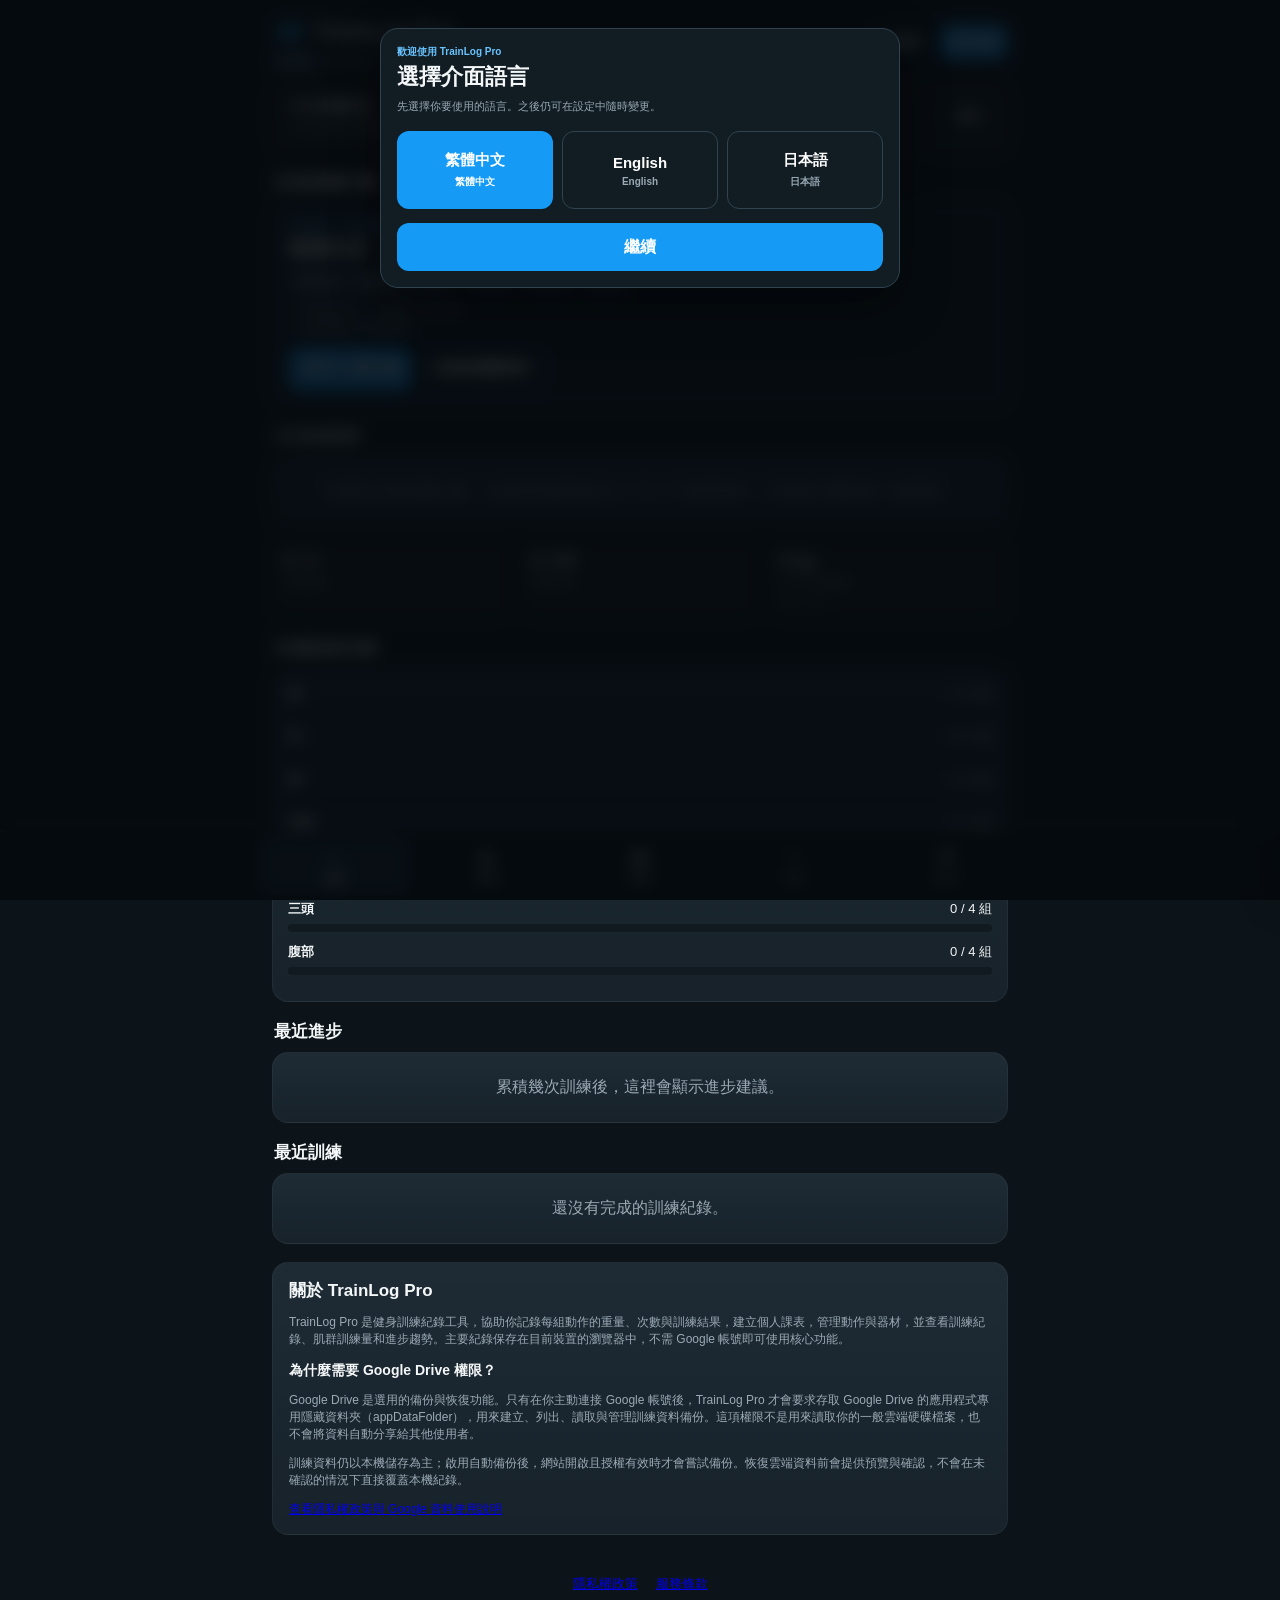
<file: index.html>
<!doctype html>
<html lang="zh-Hant">
<head>
<!-- TrainLog Pro source project -->
<meta charset="utf-8">
<meta name="viewport" content="width=device-width,initial-scale=1,viewport-fit=cover">
<meta name="theme-color" content="#10171d">
<title>TrainLog Pro v2.12.8</title>
<meta name="google-site-verification" content="P4_mUFnxHuNAN6GkFN4TZvJtdung9Cl3cv-AGPv9aw4" />
<link rel="icon" href="assets/trainlog-pro-logo.svg" type="image/svg+xml">
<meta property="og:image" content="https://boyuanliao.github.io/trainlog-pro/assets/trainlog-pro-logo.svg">
<link rel="stylesheet" href="css/app.css?v=2.12.8">
<link rel="stylesheet" href="css/exercise-progress-browser.css?v=2.12.8">
<link rel="stylesheet" href="css/motion-gifs.css?v=2.12.8">
<!-- Google tag (gtag.js) -->
<script async src="https://www.googletagmanager.com/gtag/js?id=G-5JY343RVLX"></script>
<script>
  window.dataLayer = window.dataLayer || [];
  function gtag(){dataLayer.push(arguments);}
  gtag('js', new Date());

  gtag('config', 'G-5JY343RVLX');
</script>
</head>
<body>
<div class="app">
  <div class="top">
    <div class="top-identity"><div class="brand"><img class="brand-logo" src="assets/trainlog-pro-logo.svg" alt="TrainLog Pro 標誌" width="36" height="36"><span class="brand-name">TrainLog Pro</span></div><div class="top-meta"><span class="source-pill">v2.12.8</span><div class="subtitle" id="todayText"></div></div></div>
    <div class="actions"><button class="btn small ghost" id="quickManual" data-testid="quick-manual" data-i18n="actions.manualEntry">手動補登</button><button class="btn small primary" id="quickStart" data-testid="quick-start" data-i18n="training.start">開始訓練</button></div>
  </div>
  <div id="driveReconnectHome" class="card" style="display:none;padding:12px;margin-bottom:12px">
    <span class="small" data-i18n="cloudBackup.returning">你曾使用 Google Drive 備份。重新連接即可檢查雲端資料；不會自動覆蓋本機資料。</span>
    <button type="button" class="btn small ghost" id="driveReconnectHomeButton" data-i18n="cloudBackup.reconnect" style="margin-left:8px">重新連接 Google Drive</button>
  </div>
  <div id="driveExpiredNotice" class="card" style="display:none;padding:12px;margin-bottom:12px" role="region" aria-label="Google Drive 授權提醒" data-i18n-aria="cloudBackup.expiredTitle">
    <div style="font-weight:800" data-i18n="cloudBackup.expiredTitle">Google Drive 授權已過期</div>
    <p class="small" data-i18n="cloudBackup.expiredMessage">訓練資料仍保存在本機，但自動雲端備份已暫停。重新授權後會先檢查雲端備份，避免覆蓋其他裝置的資料。</p>
    <button type="button" class="btn small primary" id="driveExpiredReauthorize" data-i18n="cloudBackup.expiredAction">重新授權 Google Drive</button>
  </div>
  <div id="driveCompareHome" class="card" style="display:none;padding:12px">
    <div id="driveCompareHomeSummary" class="small" style="white-space:pre-line" aria-live="polite"></div>
    <div class="backup-actions" style="margin-top:10px">
      <button type="button" class="btn primary" id="driveReviewHome" data-i18n="cloudBackup.review">預覽恢復／合併選項</button>
      <button type="button" class="btn ghost" id="driveDismissHome" data-i18n="cloudBackup.keep">保留本機資料</button>
    </div>
  </div>
  <div id="resumeBanner"></div>
  <div id="dataRecoveryBanner"></div>

  <section class="page active" id="homePage">
    <div id="homeSuggestion"></div>
    <div class="grid3" id="homeKpis"></div>
    <div class="section" data-i18n="home.weeklyMuscles">本週肌群目標</div><div class="card" id="weeklyMuscles"></div>
    <div class="section" data-i18n="home.recentProgress">最近進步</div><div id="recentProgress"></div>
    <div class="section" data-i18n="home.recentWorkouts">最近訓練</div><div id="recentWorkouts"></div>
    <section id="publicAppOverview" class="card" style="margin-top:18px;padding:16px" aria-labelledby="publicAppOverviewTitle">
      <h2 id="publicAppOverviewTitle" style="font-size:17px;margin:0 0 8px" data-i18n="publicHomepage.title">關於 TrainLog Pro</h2>
      <p class="small" data-i18n="publicHomepage.features">TrainLog Pro 是健身訓練紀錄工具，協助你記錄每組動作的重量、次數與訓練結果，建立個人課表，管理動作與器材，並查看訓練紀錄、肌群訓練量和進步趨勢。主要紀錄保存在目前裝置的瀏覽器中，不需 Google 帳號即可使用核心功能。</p>
      <h3 style="font-size:14px;margin:14px 0 6px" data-i18n="publicHomepage.driveTitle">為什麼需要 Google Drive 權限？</h3>
      <p class="small" data-i18n="publicHomepage.drivePurpose">Google Drive 是選用的備份與恢復功能。只有在你主動連接 Google 帳號後，TrainLog Pro 才會要求存取 Google Drive 的應用程式專用隱藏資料夾（appDataFolder），用來建立、列出、讀取與管理訓練資料備份。這項權限不是用來讀取你的一般雲端硬碟檔案，也不會將資料自動分享給其他使用者。</p>
      <p class="small" data-i18n="publicHomepage.driveControl">訓練資料仍以本機儲存為主；啟用自動備份後，網站開啟且授權有效時才會嘗試備份。恢復雲端資料前會提供預覽與確認，不會在未確認的情況下直接覆蓋本機紀錄。</p>
      <p class="small" style="margin-bottom:0"><a href="privacy.html" data-i18n="publicHomepage.privacyLink">查看隱私權政策與 Google 資料使用說明</a></p>
    </section>
  </section>

  <section class="page" id="trainPage">
    <div id="trainLanding"></div>
    <div id="activeWorkout"></div>
  </section>

  <section class="page" id="recordsPage">
    <div class="section" data-i18n="records.title">訓練紀錄</div>
    <span id="manualFromRecords" hidden aria-hidden="true"></span>
    <div class="card">
      <div class="grid2">
        <div class="field"><label data-i18n="records.month">月份</label><input type="month" id="recordMonth"></div>
        <div class="field"><label data-i18n="records.muscle">肌群</label><select id="recordMuscle"></select></div>
      </div>
      <div class="actions"><button class="btn small ghost" id="prevMonth" data-i18n="records.prevMonth">← 上月</button><button class="btn small ghost" id="thisMonth" data-i18n="records.thisMonth">本月</button><button class="btn small ghost" id="nextMonth" data-i18n="records.nextMonth">下月 →</button></div>
    </div>
    <div class="card">
      <div class="calendar-legend" aria-label="月曆圖例" data-i18n-aria="staticHtml.rd8ba3eac">
        <span><i class="trained"></i><span data-i18n="records.trained">有訓練</span></span>
        <span><i></i><span data-i18n="records.untrained">無訓練</span></span>
        <span><i class="today-mark"></i><span data-i18n="records.today">今天</span></span>
      </div>
      <div class="calendar" id="calendar"></div>
    </div>
    <div id="recordList"></div>
    <div class="section"><span data-i18n="records.trash">回收筒</span> <span class="small" data-i18n="records.trashHint">30 天後可手動清除</span></div>
    <div id="trashList"></div>
  </section>

  <section class="page" id="analysisPage">
    <div class="section" data-i18n="analysis.title">分析</div>
    <div class="analysis-range" id="analysisRange">
      <button type="button" data-analysis-range="7" data-i18n="analysis.days7">7 天</button>
      <button type="button" data-analysis-range="30" class="on" data-i18n="analysis.days30">30 天</button>
      <button type="button" data-analysis-range="90" data-i18n="analysis.days90">90 天</button>
      <button type="button" data-analysis-range="all" data-i18n="analysis.all">全部</button>
    </div>
    <div class="analysis-period" id="analysisPeriod"></div>
    <div id="analysisConfidence"></div>

    <div class="analysis-tabs" id="analysisTabs" aria-label="分析分類" data-i18n-aria="staticHtml.rdf952f4b">
      <button type="button" data-analysis-tab="overview" data-testid="analysis-tab-overview" class="on" data-i18n="analysis.tabs.overview">總覽</button>
      <button type="button" data-analysis-tab="muscle" data-testid="analysis-tab-muscle" data-i18n="analysis.tabs.muscle">肌群與模式</button>
      <button type="button" data-analysis-tab="exercise" data-testid="analysis-tab-exercise" data-i18n="analysis.tabs.exercise">動作進步</button>
      <button type="button" data-analysis-tab="load" data-testid="analysis-tab-load" data-i18n="analysis.tabs.load">負荷與習慣</button>
    </div>

    <div class="analysis-panel" data-analysis-panel="overview">
      <div class="section"><span data-i18n="analysis.highlights">本期重點</span> <button class="info-btn" type="button" data-info="analysis_highlights" aria-label="本期重點說明" data-i18n-aria="staticHtml.r3a92c41b">i</button></div>
      <div class="card"><div class="analysis-highlights" id="analysisHighlights"></div></div>

      <div class="section"><span data-i18n="analysis.summary">訓練摘要</span> <button class="info-btn" type="button" data-info="period_comparison" aria-label="前一期比較說明" data-i18n-aria="staticHtml.r0101e280">i</button></div>
      <div class="analysis-kpis" id="analysisKpis"></div>

      <div class="section" data-i18n="analysis.next">下一步建議</div>
      <div id="analysisProgressOpportunities"></div>

      <div class="section" data-i18n="analysis.prTimeline">PR 與里程碑</div>
      <div class="card" id="analysisPrTimeline"></div>
    </div>

    <div class="analysis-panel hidden" data-analysis-panel="muscle">
      <div class="section" data-i18n="analysis.muscleTarget">肌群目標 vs 實際</div>
      <div class="card" id="analysisMuscleTargets"></div>

      <div class="section"><span data-i18n="analysis.muscleStimulus">肌群刺激</span> <button class="info-btn" type="button" data-info="stimulus_sets" aria-label="估算肌群刺激組數說明" data-i18n-aria="staticHtml.ref492546">i</button></div>
      <div class="card" id="muscleAnalysis"></div>

      <div class="section"><span data-i18n="analysis.movement">動作模式</span> <button class="info-btn" type="button" data-info="movement_balance" aria-label="動作模式分析說明" data-i18n-aria="staticHtml.rbe4d916e">i</button></div>
      <div class="card" id="pplAnalysis"></div>

      <div class="section" data-i18n="analysis.movementGap">動作模式缺口</div>
      <div class="card" id="analysisMovementGaps"></div>
    </div>

    <div class="analysis-panel hidden" data-analysis-panel="exercise">
      <div class="section"><span data-i18n="analysis.exerciseProgress">動作進步與個人最佳（PR）</span> <button class="info-btn" type="button" data-info="pr" aria-label="PR 說明" data-i18n-aria="staticHtml.re27c5f49">i</button></div>
      <div class="card exercise-progress-browser">
        <div class="field">
          <label for="analysisExerciseSearch" data-i18n="staticHtml.rde5158d5">搜尋做過的動作</label>
          <input id="analysisExerciseSearch" type="search" placeholder="搜尋動作、器械或肌群..." data-i18n-placeholder="analysis.exerciseSearchPlaceholder" autocomplete="off">
          <div class="hint" data-i18n="staticHtml.rdeeab63f">不用下拉選單；可以從最近做過、肌群或值得關注的動作直接進入分析。</div>
        </div>
        <select id="analysisExercise" hidden aria-hidden="true" tabindex="-1"></select>
        <div class="exercise-browser-block">
          <div class="exercise-browser-title"><span data-i18n="staticHtml.r3dc27e5a">最近做過</span><span data-i18n="staticHtml.r81fb9e19">快速切換</span></div>
          <div id="analysisExerciseRecent" class="exercise-recent-grid"></div>
        </div>
        <div class="exercise-browser-block">
          <div class="exercise-browser-title"><span data-i18n="staticHtml.r850a4838">依肌群</span><span data-i18n="staticHtml.r79087d3d">篩選全部動作</span></div>
          <div id="analysisExerciseMuscles" class="exercise-muscle-filters"></div>
        </div>
        <div class="exercise-browser-block">
          <div class="exercise-browser-title"><span data-i18n="staticHtml.ra36320a0">值得關注</span><span data-i18n="staticHtml.rcab896b4">依進步建議排序</span></div>
          <div id="analysisExerciseAttention" class="exercise-attention-grid"></div>
        </div>
        <div class="exercise-browser-block">
          <div class="exercise-browser-title"><span data-i18n="staticHtml.r0f880b46">全部做過的動作</span><span id="analysisExerciseCount" class="exercise-browser-count"></span></div>
          <div id="analysisExerciseList" class="exercise-browser-list"></div>
        </div>
      </div>
      <div class="section exercise-detail-section" data-i18n="analysis.exerciseDetail">動作詳細分析</div>
      <div class="card"><div id="exerciseAnalysis"></div></div>
    </div>

    <div class="analysis-panel hidden" data-analysis-panel="load">
      <div class="section" data-i18n="analysis.loadTrend">訓練負荷趨勢</div>
      <div class="card" id="analysisLoadTrend"></div>

      <div class="section ui-standard-only"><span data-i18n="analysis.effort">訓練強度分布</span> <button class="info-btn" type="button" data-info="effort_distribution" aria-label="訓練強度分布說明" data-i18n-aria="staticHtml.r619f6664">i</button></div>
      <div class="card ui-standard-only" id="effortAnalysis"></div>

      <div class="section ui-standard-only"><span data-i18n="analysis.consistency">訓練一致性</span> <button class="info-btn" type="button" data-info="training_consistency" aria-label="訓練一致性說明" data-i18n-aria="staticHtml.r4e801cdf">i</button></div>
      <div class="card ui-standard-only" id="consistencyAnalysis"></div>
    </div>
  </section>

  <section class="page" id="settingsPage">
    <div id="settingsHub">
      <div class="section" data-i18n="settings.title">設定</div>
      <div class="settings-hub">
        <button class="settings-menu-card" type="button" data-settings-view="programs">
          <span class="menu-icon">▦</span><span class="menu-copy"><span class="menu-title" data-i18n="staticHtml.r14e5ada2">課表與訓練計畫</span><span class="menu-desc" data-i18n="staticHtml.rc8251e0f">系統課表、體態補強、我的課表與訓練安排</span><span class="settings-summary"><span class="tag" id="hubProgramSummary" data-i18n="staticHtml.r3557f3c3">系統課表</span><span class="tag" id="hubTemplateSummary" data-i18n="staticHtml.r4a23f93c">我的模板</span></span></span><span class="menu-chevron">›</span>
        </button>
        <button class="settings-menu-card" type="button" data-settings-view="exercises">
          <span class="menu-icon">🏋</span><span class="menu-copy"><span class="menu-title" data-i18n="staticHtml.r539c13c9">動作與器械</span><span class="menu-desc" data-i18n="staticHtml.rae75e834">器械、動作與 YouTube 教學</span><span class="settings-summary"><span class="tag" id="hubEquipmentSummary" data-i18n="staticHtml.r366cfa71">系統器械</span><span class="tag" id="hubExerciseSummary" data-i18n="staticHtml.re93ee504">動作</span></span></span><span class="menu-chevron">›</span>
        </button>
        <button class="settings-menu-card" type="button" data-settings-view="gym">
          <span class="menu-icon">⌂</span><span class="menu-copy"><span class="menu-title" data-i18n="staticHtml.r1a40124a">健身房與我的器材</span><span class="menu-desc" data-i18n="staticHtml.r711edbef">常用健身房與器材</span><span class="settings-summary"><span class="tag" id="hubGymSummary" data-i18n="staticHtml.rb8c47ea7">0 間健身房</span><span class="tag" id="hubMyEquipmentSummary" data-i18n="staticHtml.rf2b39c87">0 台器材</span></span></span><span class="menu-chevron">›</span>
        </button>
        <button class="settings-menu-card" type="button" data-settings-view="training">
          <span class="menu-icon">◎</span><span class="menu-copy"><span class="menu-title" data-i18n="staticHtml.r65c0a802">訓練偏好與目標</span><span class="menu-desc" data-i18n="staticHtml.r8594d56f">強度、休息時間與訓練目標</span></span><span class="menu-chevron">›</span>
        </button>
        <button class="settings-menu-card" type="button" data-settings-view="glossary">
          <span class="menu-icon">i</span><span class="menu-copy"><span class="menu-title" data-i18n="staticHtml.rdc623e61">健身術語與說明</span><span class="menu-desc" data-i18n="staticHtml.rb9997a80">健身專業用語與動作模式說明</span></span><span class="menu-chevron">›</span>
        </button>
        <button class="settings-menu-card" type="button" data-settings-view="data">
          <span class="menu-icon">⇅</span><span class="menu-copy"><span class="menu-title" data-i18n="staticHtml.r1beba568">資料與備份</span><span class="menu-desc" data-i18n="staticHtml.r9ad0af81">匯入、匯出、自動備份與資料清除</span></span><span class="menu-chevron">›</span>
        </button>
      </div>
      <div class="section" data-i18n="language.label">介面語言</div>
      <div class="card"><div class="field"><label data-i18n="language.label">介面語言</label><select id="setLocale"><option value="zh-TW" data-i18n="language.zhTW">繁體中文</option><option value="en-US" data-i18n="language.enUS">English</option><option value="ja-JP" data-i18n="language.jaJP">日本語</option></select><div class="hint" data-i18n="language.hint">切換後立即套用；尚未翻譯的文字會暫時顯示繁體中文。</div></div></div>
      <div class="section" data-i18n="settings.tutorial">使用教學</div>
      <div class="card">
        <div class="record-head">
          <div>
            <div class="record-title" data-i18n="staticHtml.r78ca24ca">重新查看使用教學</div>
            <div class="record-meta" data-i18n="staticHtml.r79699913">重新查看開始訓練、kg／lb、訓練工具與課表推薦等操作說明，不會清除任何資料。</div>
          </div>
          <button class="btn ghost" id="openTutorialFromSettings" type="button" data-i18n="staticHtml.r3d897080">查看教學</button>
        </div>
      </div>
    </div>

    <div id="settingsPrograms" class="settings-subpage hidden">
      <div class="settings-subhead"><button class="btn small ghost settings-back" type="button" data-i18n="staticHtml.rc76c65d2">‹ 返回</button><h2 data-i18n="staticHtml.r14e5ada2">課表與訓練計畫</h2></div>
      <div class="section" data-i18n="staticHtml.r4c4a6c62">依我的訓練目的推薦</div>
      <div id="goalProgramRecommendations"></div>
      <div class="section"><span data-i18n="settingsUi.systemPrograms">系統課表</span> <span class="count-badge" id="programCount"></span></div>
      <div class="card">
        <div class="library-toolbar">
          <div class="field"><label data-i18n="staticHtml.re23ac6b0">搜尋</label><input id="programSearch" placeholder="新手、PPL、圓肩、久坐、後鏈、30 分鐘..." data-i18n-placeholder="staticHtml.r51f6b1e3"></div>
          <div class="field"><label data-i18n="staticHtml.rf02fbbe5">分類</label><select id="programCategory"></select></div>
          <div class="field"><label data-i18n="staticHtml.r3e31792c">每週天數</label><select id="programDays"><option value="" data-i18n="staticHtml.rba358518">不限</option><option>2</option><option>3</option><option>4</option><option>5</option><option>6</option></select></div>
        </div>
        <div class="library-toolbar">
          <div class="field"><label data-i18n="staticHtml.rc0a18884">程度</label><select id="programLevel"></select></div>
          <div class="field"><label data-i18n="staticHtml.r189942bf">單次時間</label><select id="programDuration"><option value="" data-i18n="staticHtml.rba358518">不限</option><option value="30" data-i18n="staticHtml.rf2844ce2">≤30 分</option><option value="45" data-i18n="staticHtml.re93ed1e2">≤45 分</option><option value="60" data-i18n="staticHtml.r1a89ddb3">≤60 分</option><option value="75" data-i18n="staticHtml.rf5e8e105">≤75 分</option></select></div>
          <div class="field"><label data-i18n="staticHtml.ra373bd05">器材</label><select id="programEquip"><option value="" data-i18n="staticHtml.rba358518">不限</option><option data-i18n="staticHtml.rfdef68f8">全機械</option><option data-i18n="staticHtml.r719f7a94">機械＋滑輪</option></select></div>
          <div class="field"><label data-i18n="staticHtml.rca329960">訓練目的</label><select id="programGoal"><option value="" data-i18n="staticHtml.rba358518">不限</option><option value="general" data-i18n="staticHtml.r67e08566">一般健康／建立習慣</option><option value="hypertrophy" data-i18n="staticHtml.r42c7acb7">增肌</option><option value="strength" data-i18n="staticHtml.r2d2f6902">增加肌力</option><option value="fat_loss" data-i18n="staticHtml.r2256293a">減脂／體能</option><option value="posture" data-i18n="staticHtml.r5529bd8c">體態平衡／舒緩</option><option value="recovery" data-i18n="staticHtml.r133cd2d9">恢復／輕量</option></select></div>
        </div>
      </div>
      <div id="systemProgramList"></div>
      <div class="section"><span data-i18n="settingsUi.myTemplates">我的模板</span> <button class="btn small primary" id="addTemplateBtn" data-i18n="staticHtml.r37e6ab14">＋ 自己建立</button></div>
      <div id="templateList"></div>
    </div>

    <div id="settingsExercises" class="settings-subpage hidden">
      <div class="settings-subhead"><button class="btn small ghost settings-back" type="button" data-i18n="staticHtml.rc76c65d2">‹ 返回</button><h2 data-i18n="staticHtml.r539c13c9">動作與器械</h2></div>
      <div class="section"><span data-i18n="settingsUi.equipmentLibrary">器械庫</span> <span class="count-badge" id="equipmentCount"></span></div>
      <div class="card"><div class="library-toolbar">
        <div class="field"><label data-i18n="staticHtml.ra9e8b922">中英文／品牌／型號搜尋</label><input id="systemEqSearch" placeholder="腿推、Life Fitness、HS-CP、1MTH033、3001、L10..." data-i18n-placeholder="staticHtml.r194c8563"></div>
        <div class="field"><label data-i18n="staticHtml.rf02fbbe5">分類</label><select id="systemEqCategory"></select></div>
        <div class="field"><label data-i18n="staticHtml.r7acfd57e">器械形式</label><select id="systemEqResistance"></select></div>
        <div class="field"><label data-i18n="staticHtml.r4a4a211a">品牌對應</label><select id="systemEqBrand">
          <option value="" data-i18n="staticHtml.r44e32558">全部品牌</option>
          <option value="Precor">Precor</option>
          <option value="Life Fitness">Life Fitness</option>
          <option value="Hammer Strength">Hammer Strength</option>
          <option value="Gymleco">Gymleco</option>
          <option value="Panatta">Panatta</option>
          <option value="gym80">gym80</option>
        </select></div>
      </div></div>
      <div id="systemEquipmentList"></div>

      <div class="section"><span data-i18n="settingsUi.exerciseLibrary">動作庫</span> <button class="btn small primary" id="addExerciseLibBtn" data-i18n="staticHtml.r512766f3">＋ 自訂動作</button></div>
      <div class="card"><div class="field"><label data-i18n="staticHtml.r713478e6">搜尋中英文動作</label><input id="libSearch" placeholder="例如：胸推、Chest Press" data-i18n-placeholder="staticHtml.r0db49791"></div></div>
      <div id="libraryList"></div>
    </div>

    <div id="settingsGym" class="settings-subpage hidden">
      <div class="settings-subhead"><button class="btn small ghost settings-back" type="button" data-i18n="staticHtml.rc76c65d2">‹ 返回</button><h2 data-i18n="staticHtml.r1a40124a">健身房與我的器材</h2></div>

      <div class="section" data-i18n="staticHtml.r4d7f606a">健身房</div>
      <div class="card">
        <div class="gym-toolbar">
          <button class="btn primary" id="addGym" data-i18n="staticHtml.r2b1f449d">＋ 新增健身房</button>
          <button class="btn ghost" id="syncGymsFromHistory" data-i18n="staticHtml.rb751655e">↻ 從訓練紀錄帶入</button>
        </div>
        <div id="gymList"></div>
        <div class="gym-auto-note" data-i18n="staticHtml.r99c1605b">訓練時直接輸入新的健身房名稱，也會自動建立到這裡。指定健身房後，系統會依訓練紀錄整理曾使用過的器械。</div>
      </div>

      <div class="section" data-i18n="staticHtml.r4d9a61b0">我的器材</div>
      <div class="card">
        <div class="small" style="line-height:1.55;margin-bottom:9px" data-i18n="staticHtml.r75add0e9">這裡適合記錄你自己擁有或特別想管理的器材；健身房內曾使用的系統器械會由訓練紀錄自動整理，不必重複新增。</div>
        <div id="equipmentList" class="small" style="margin-bottom:9px"></div>
        <button class="btn ghost" id="addEquipment" data-i18n="staticHtml.rb900bc19">＋ 新增我的器材</button>
      </div>
    </div>

    <div id="settingsTraining" class="settings-subpage hidden">
      <div class="settings-subhead"><button class="btn small ghost settings-back" type="button" data-i18n="staticHtml.rc76c65d2">‹ 返回</button><h2 data-i18n="staticHtml.r65c0a802">訓練偏好與目標</h2></div>
      <div class="section" data-i18n="staticHtml.re86e4783">訓練目的與推薦</div>
      <div class="card">
        <div class="grid2">
          <div class="field"><label data-i18n="staticHtml.r70803034">主要訓練目的</label><select id="setTrainingGoal"><option value="general" data-i18n="staticHtml.r67e08566">一般健康／建立習慣</option><option value="hypertrophy" data-i18n="staticHtml.r42c7acb7">增肌</option><option value="strength" data-i18n="staticHtml.r2d2f6902">增加肌力</option><option value="fat_loss" data-i18n="staticHtml.r2256293a">減脂／體能</option><option value="posture" data-i18n="staticHtml.r5529bd8c">體態平衡／舒緩</option><option value="recovery" data-i18n="staticHtml.r133cd2d9">恢復／輕量</option></select></div>
          <div class="field"><label data-i18n="staticHtml.r3eaf2471">每次可用時間</label><select id="setSessionMinutes"><option value="30" data-i18n="staticHtml.r38e98700">約 30 分鐘</option><option value="45" data-i18n="staticHtml.r2e5f01dc">約 45 分鐘</option><option value="60" data-i18n="staticHtml.r7764e473">約 60 分鐘</option><option value="75" data-i18n="staticHtml.r339c45b1">約 75 分鐘</option></select></div>
          <div class="field"><label data-i18n="staticHtml.r912a5e9c">訓練經驗</label><select id="setExperienceLevel"><option value="beginner" data-i18n="staticHtml.r2e862b70">完全新手／剛開始</option><option value="regular" data-i18n="staticHtml.rc215eb3c">已有一些訓練經驗</option><option value="experienced" data-i18n="staticHtml.re4b7769c">已規律訓練一段時間</option></select></div>
          <div class="field"><label data-i18n="staticHtml.ra5a49ab9">器材偏好</label><select id="setEquipmentPreference"><option value="machine" data-i18n="staticHtml.rf5c2a742">器械為主</option><option value="machine_cable" data-i18n="staticHtml.rd8fb4f7c">器械＋滑輪都可以</option></select></div>
          <div class="field"><label data-i18n="staticHtml.refc3705c">建議訓練週期</label><select id="setBlockWeeks"><option value="4" data-i18n="staticHtml.r29eade58">4 週</option><option value="6" data-i18n="staticHtml.r86c4764e">6 週</option><option value="8" data-i18n="staticHtml.rbb94b27c">8 週</option></select></div>
          <div class="field"><label data-i18n="staticHtml.r0907e6ab">主要訓練健身房</label><select id="setPreferredGym"><option value="" data-i18n="staticHtml.recc7c9f4">不指定／資料不足時不評分器材</option></select></div>
        </div>
        <div class="field"><label data-i18n="staticHtml.rbfaa38ea">優先加強部位（可複選）</label><div id="priorityMuscleOptions" class="recommend-check-grid"></div><div class="hint" data-i18n="staticHtml.rac04bee8">沒有特別弱項可以全部不選；系統會以全身平均為主。</div></div>
        <div class="field"><label data-i18n="staticHtml.rb84277a6">通常可以訓練的星期（選填）</label><div id="availableWeekdayOptions" class="recommend-check-grid weekdays"></div><div class="hint" data-i18n="staticHtml.rcec75066">不選代表星期不限；選擇後會先排除無法塞進你時間表的課表。</div></div>
        <div class="inline-check"><input type="checkbox" id="setAllowConsecutiveDays"><label for="setAllowConsecutiveDays" data-i18n="staticHtml.rdd50f5d8">可以接受連續兩天重訓</label></div>
        <div class="coach-settings-note" data-i18n="staticHtml.r9e41a1e7">這些是長期設定，用來選擇接下來 4–8 週的主計畫。首頁的「今天需要調整嗎？」只改今天，不會回寫這裡。推薦還會參考近 28 天肌群刺激、動作模式、近期進步、健身房器材紀錄與目前課表延續性。</div>
      </div>
      <div class="section" data-i18n="staticHtml.r2f215e8b">基本偏好</div>
      <div class="card" id="settingsForm">
        <div class="grid2">
          
          <div class="field"><label data-i18n="staticHtml.r966fc4bf">報表／分析顯示單位</label><select id="setUnit"><option value="kg">kg</option><option value="lb">lb</option></select><div class="hint" data-i18n="staticHtml.r0e232e7a">訓練時每個動作都能另外選 kg 或 lb；這裡只決定歷史紀錄與分析最後顯示的單位。</div></div>
          <div class="field"><label data-i18n="staticHtml.rcaab97bc">強度紀錄</label><select id="setIntensity"><option value="RIR">RIR</option><option value="RPE">RPE</option></select></div>
          <div class="field"><label data-i18n="staticHtml.rb17ef464">預設休息秒數</label><input type="number" id="setRest" min="15" max="900"></div>
          <div class="field"><label data-i18n="staticHtml.r5171071f">每週訓練目標</label><input type="number" id="setWeeklySessions" min="1" max="14"></div>
          <div class="field"><label data-i18n="staticHtml.r5c40b961">每週有氧目標（分鐘）</label><input type="number" id="setCardioGoal" min="0" max="2000"></div>
          <div class="field"><label data-i18n="staticHtml.ra4448fb1">週起始日</label><select id="setWeekStart"><option value="1" data-i18n="staticHtml.rbf477319">星期一</option><option value="0" data-i18n="staticHtml.r628c24b2">星期日</option></select></div>
        </div>
        <div class="inline-check"><input type="checkbox" id="setWarmup"><label for="setWarmup" data-i18n="staticHtml.r20d90447">訓練量統計包含暖身組</label></div>
        <div class="inline-check" style="margin-top:8px"><input type="checkbox" id="set1rm"><label for="set1rm" data-i18n="staticHtml.rcf3fee8b">顯示估算 1RM</label></div>
      </div>
      <div class="section" data-i18n="staticHtml.r6cfd557b">顯示層次</div>
      <div class="card">
        <div class="small" data-i18n="staticHtml.r4cf124c2">三種模式使用同一份訓練資料，只改變畫面顯示深度。訓練中也可以直接從右側工具切換。</div>
        <div class="field" style="margin-top:9px"><label data-i18n="staticHtml.rb547fd1e">預設模式</label><select id="setUiLevel"><option value="simple" data-i18n="staticHtml.r71d05131">簡易模式</option><option value="standard" data-i18n="staticHtml.r0f16ef15">一般模式</option><option value="advanced" data-i18n="staticHtml.r2714b5fd">進階模式</option></select></div>
        <div class="small" data-i18n="staticHtml.r75df1940">進階模式仍以中文顯示，例如「剩餘次數（RIR）」、「主觀用力程度（RPE）」、「估算一次最大重量（e1RM）」。</div>
        
      </div>
      <div class="section" data-i18n="staticHtml.rd011e061">訓練中便利功能</div>
      <div class="card">
        <div class="grid2">
          <div class="field"><label data-i18n="staticHtml.re6c54f81">休息計時器預設位置</label><select id="setRestTimerPosition"><option value="top" data-i18n="staticHtml.r667eeb44">頂部浮窗</option><option value="floating" data-i18n="staticHtml.r605f4062">右上小浮窗</option></select></div>
        </div>
        <div class="inline-check"><input type="checkbox" id="setTrainingNotes"><label for="setTrainingNotes" data-i18n="staticHtml.r26d6fb36">顯示動作與本次訓練備註</label></div>
        <div class="inline-check" style="margin-top:8px"><input type="checkbox" id="setTrainingAutoLoad"><label for="setTrainingAutoLoad" data-i18n="staticHtml.r397e9569">新增動作時自動載入上次組數／重量／次數</label></div>
        <div class="inline-check" style="margin-top:8px"><input type="checkbox" id="setTrainingIntervalTimer"><label for="setTrainingIntervalTimer" data-i18n="staticHtml.re4ac6d2e">完成一組後自動開始休息計時器</label></div>
        <div class="inline-check" style="margin-top:8px"><input type="checkbox" id="setRestTimerSound"><label for="setRestTimerSound" data-i18n="staticHtml.r63435591">休息時間到播放提示音／震動</label></div>
        <div class="inline-check" style="margin-top:8px"><input type="checkbox" id="setRestNotification"><label for="setRestNotification" data-i18n="restNotification.setting">休息結束時顯示系統通知</label></div>
        <div class="muted" data-i18n="restNotification.hint">需要允許瀏覽器通知；關閉網站後不保證準時提醒。</div>
      </div>
      <div class="section" data-i18n="staticHtml.rb6020044">每週肌群正式組目標</div>
      <div class="card"><div class="grid3" id="muscleGoalInputs"></div></div>
      <div class="section" data-i18n="staticHtml.rc61972be">力量目標</div>
      <div class="card"><div id="strengthGoalList"></div><button class="btn small ghost" id="addStrengthGoal" data-i18n="staticHtml.r0e0cc219">＋ 力量目標</button></div>
      <div class="sticky-actions"><button class="btn primary" id="saveSettings" data-i18n="staticHtml.r6415217f">儲存訓練設定</button></div>
    </div>

    <div id="settingsGlossary" class="settings-subpage hidden">
      <div class="settings-subhead"><button class="btn small ghost settings-back" type="button" data-i18n="staticHtml.rc76c65d2">‹ 返回</button><h2 data-i18n="staticHtml.rdc623e61">健身術語與說明</h2></div>
      <div class="card">
        <div class="field"><label data-i18n="staticHtml.r5202f845">搜尋術語</label><input id="glossarySearch" placeholder="RIR、正式組、刺激組、Deload、水平推..." data-i18n-placeholder="staticHtml.rd12f644a"></div>
        <div class="glossary-grid" id="glossaryIndex"></div>
      </div>
    </div>

    <div id="settingsData" class="settings-subpage hidden">
      <div class="settings-subhead"><button class="btn small ghost settings-back" type="button" data-i18n="staticHtml.rc76c65d2">‹ 返回</button><h2 data-i18n="staticHtml.r1beba568">資料與備份</h2></div>

      <div class="card">
        <p class="small backup-intro" data-i18n="staticHtml.ra338555f">資料保存在目前瀏覽器，可離線使用。建議偶爾下載完整備份，換手機或瀏覽器時也比較方便恢復。</p>
      </div>

      <div class="section" data-i18n="staticHtml.rbe3f1bc1">備份與恢復</div>
      <div class="card">
        <div class="backup-group">
          <div class="backup-group-head">
            <div class="backup-group-icon">⬇</div>
            <div><div class="backup-group-title" data-i18n="staticHtml.r1b123453">完整備份</div><div class="backup-group-desc" data-i18n="staticHtml.rf816fc90">包含訓練紀錄、目前訓練計畫、訓練偏好、課表、器材、身體狀態、力量目標與自訂資料。</div></div>
          </div>
          <div class="backup-actions">
            <button class="btn primary btn-primary-action" id="exportJson"><span class="backup-action-copy"><span class="backup-action-title" data-i18n="staticHtml.r7938d42f">下載完整備份</span><span class="backup-filetype">JSON</span></span></button>
            <label class="btn ghost filelabel"><span class="backup-action-copy"><span class="backup-action-title" data-i18n="staticHtml.r49601a87">匯入完整備份</span><span class="backup-filetype">JSON</span></span><input type="file" id="importJson" accept=".json,application/json"></label>
          </div>
        </div>

        <div class="backup-group">
          <div class="backup-group-head">
            <div class="backup-group-icon">▦</div>
            <div><div class="backup-group-title" data-i18n="staticHtml.rfaeb9681">表格資料</div><div class="backup-group-desc" data-i18n="staticHtml.r61ed9591">適合用 Excel 或試算表查看訓練紀錄。</div></div>
          </div>
          <div class="backup-actions">
            <button class="btn ghost" id="exportCsv"><span class="backup-action-copy"><span class="backup-action-title" data-i18n="staticHtml.r1dd0466d">下載表格</span><span class="backup-filetype">CSV</span></span></button>
            <label class="btn ghost filelabel"><span class="backup-action-copy"><span class="backup-action-title" data-i18n="staticHtml.recd0a7b5">匯入表格</span><span class="backup-filetype">CSV</span></span><input type="file" id="importCsv" accept=".csv,text/csv"></label>
          </div>
        </div>
      </div>

      <div class="section" data-i18n="cloudBackup.title">Google Drive 雲端備份（選用）</div>
      <div class="card">
        <p class="small backup-intro" data-i18n="cloudBackup.description">使用你自己的 Google Drive 私有應用程式資料夾備份完整 JSON。第一次手動備份成功後，可在網站開啟時自動備份資料變更，最多保留最近 5 份；不會取代本機儲存，也不會自動合併不同裝置資料。</p>
        <div id="driveReconnectPanel" class="card" style="display:none;margin:12px 0;padding:12px" role="region" aria-label="重新連接 Google Drive" data-i18n-aria="cloudBackup.reconnect">
          <div class="small" id="driveReconnectPrompt" data-i18n="cloudBackup.newDevice">曾經連接 Google Drive？重新授權後可以檢查雲端備份，不會直接覆蓋本機資料。</div>
          <button type="button" class="btn ghost" id="driveReconnect" data-i18n="cloudBackup.reconnect" style="margin-top:8px">重新連接 Google Drive</button>
        </div>
        <div id="driveComparePanel" class="card" style="display:none;margin:12px 0;padding:12px" role="region" aria-label="雲端備份比較" data-i18n-aria="cloudBackup.compareTitle">
          <div id="driveCompareSummary" class="small" aria-live="polite"></div>
          <div class="backup-actions" style="margin-top:10px">
            <button type="button" class="btn primary" id="driveReviewRestore" data-i18n="cloudBackup.review">預覽恢復／合併選項</button>
            <button type="button" class="btn ghost" id="driveDismissCompare" data-i18n="cloudBackup.keep">保留本機資料</button>
          </div>
        </div>
        <label class="field" style="display:flex;align-items:center;gap:10px;margin:12px 0;">
          <input type="checkbox" id="driveAutoEnabled" style="width:18px;height:18px;" aria-label="自動備份到 Google Drive" data-i18n-aria="cloudBackup.autoLabel">
          <span data-i18n="cloudBackup.autoLabel">資料或設定變更後自動備份（10 秒後）</span>
        </label>
        <div class="small" data-i18n="cloudBackup.autoHint">首次請按「立即備份」連接 Google 帳號。網站開啟且授權有效時才會自動備份，遇到其他裝置的變更會暫停以避免覆蓋資料。</div>
        <div class="small" id="driveConnectionStatus" role="status" aria-live="polite" data-i18n="cloudBackup.notConnected">尚未連接 Google Drive</div>
        <div class="small" id="driveAutoStatus" role="status" aria-live="polite"></div>
        <div class="backup-actions">
          <button type="button" class="btn primary" id="driveBackupNow" data-i18n="cloudBackup.backup">立即備份到 Google Drive</button>
          <button type="button" class="btn ghost" id="driveRestoreLatest" data-i18n="cloudBackup.restore">讀取最新雲端備份</button>
        </div>
        <div id="driveBackupStatus" class="small" role="status" aria-live="polite" style="margin-top:10px"></div>
      </div>

      <div class="section" data-i18n="staticHtml.r8ebdf98e">自動備份紀錄</div>
      <div class="card"><div id="snapshotList" class="small"></div></div>

      <div class="section" data-i18n="staticHtml.r803b91c9">系統自我檢查</div>
      <div class="card">
        <div class="small" data-i18n="staticHtml.r4d203879">檢查課表／動作／器械資料關聯、重複 ID、訓練紀錄引用，以及重要介面元件是否存在。</div>
        <button class="btn ghost" id="runSelfCheck" style="margin-top:9px" data-i18n="staticHtml.re7df7cee">執行自我檢查</button>
        <div id="selfCheckResult"></div>
      </div>

      <div class="section" data-i18n="staticHtml.r8dd8a538">清除資料</div>
      <div class="card danger-card">
        <div class="record-title" data-i18n="staticHtml.rfde5d5a8">清除這台裝置上的資料</div>
        <div class="small" style="margin-top:5px;line-height:1.55" data-i18n="staticHtml.rd370f97a">訓練紀錄、課表與設定都會被刪除。建議先下載完整備份。</div>
        <button class="btn danger" id="clearAll" data-i18n="staticHtml.rfdf21578">清除全部資料</button>
      </div>
    </div>
  </section>
  <footer aria-label="網站法律資訊" data-i18n-aria="legal.footerLabel" style="display:flex;justify-content:center;flex-wrap:wrap;gap:18px;padding:28px 12px 94px;font-size:13px;">
    <a href="privacy.html" data-i18n="legal.privacy">隱私權政策</a>
    <a href="terms.html" data-i18n="legal.terms">服務條款</a>
  </footer>
</div>

<div id="restOverlay" class="rest-overlay rest-hidden" role="status" aria-live="polite">
  <div class="rest-overlay-head">
    <div class="rest-overlay-copy">
      <div class="rest-overlay-label" data-i18n="timer.title">組間休息</div>
      <div class="rest-overlay-time" id="restOverlayTime">00:00</div>
      <div class="rest-overlay-sub" id="restOverlaySub" data-i18n="timer.defaultLabel">準備下一組</div>
    </div>
    <button class="rest-overlay-mini" id="restHideBtn" type="button" aria-label="隱藏休息計時器" data-i18n-aria="staticHtml.r615a2fc5">—</button>
  </div>
  <div class="rest-progress"><i id="restOverlayFill"></i></div>
  <div class="rest-overlay-actions">
    <button class="btn ghost" id="restMinusBtn" type="button" data-i18n="timer.minus">−10 秒</button>
    <button class="btn ghost" id="restPlusBtn" type="button" data-i18n="timer.plus">＋10 秒</button>
    <button class="btn danger rest-skip" id="restSkipBtn" type="button" data-i18n="timer.skip">跳過</button>
  </div>
</div>
<button id="restFab" class="rest-fab" type="button" aria-label="開啟休息計時器" data-i18n-aria="staticHtml.r55378b17">
  <span>⏱</span><span id="restFabTime">00:00</span>
</button>

<button id="trainingDrawerTab" class="training-drawer-tab" type="button" aria-label="開啟訓練工具" data-i18n="staticHtml.r20dd0736" data-i18n-aria="staticHtml.r3843f9b8">訓練工具</button>
<div id="trainingDrawerScrim" class="training-drawer-scrim"></div>
<aside id="trainingDrawer" class="training-drawer" aria-label="訓練工具與設定" data-i18n-aria="staticHtml.r2873abb0">
  <div class="training-drawer-head">
    <div><h2 data-i18n="staticHtml.r20dd0736">訓練工具</h2><div class="training-drawer-date" id="trainingDrawerDate"></div></div>
    <button id="trainingDrawerClose" class="training-drawer-close" type="button" aria-label="關閉" data-i18n-aria="staticHtml.r8ca36896">×</button>
  </div>
  <div id="trainingDrawerBody"></div>
</aside>

<div id="coachOverlay" class="coach-overlay" aria-live="polite">
  <div id="coachHighlight" class="coach-highlight coach-focus-pulse"></div>
  <div id="coachCard" class="coach-card">
    <div class="coach-arrow"></div>
    <div class="coach-card-head">
      <div>
        <div class="coach-step-label" id="coachStepLabel"></div>
        <div class="coach-title" id="coachTitle"></div>
      </div>
      <button class="btn ghost coach-skip" id="coachSkip" type="button" data-i18n="staticHtml.rc1f886a4">跳過</button>
    </div>
    <div class="coach-copy" id="coachCopy"></div>
    <div class="coach-progress" id="coachProgress"></div>
    <div class="coach-actions">
      <button class="btn ghost" id="coachPrev" type="button" data-i18n="staticHtml.r435a3ca6">上一步</button>
      <button class="btn primary" id="coachNext" type="button" data-i18n="staticHtml.r10c83c81">下一步</button>
    </div>
  </div>
</div>

<div id="firstLanguageWrap" class="first-setup-wrap" role="dialog" aria-modal="true" aria-labelledby="firstLanguageTitle">
  <div class="first-setup-card">
    <div class="first-setup-kicker" data-i18n="languageSetup.kicker">歡迎使用 TrainLog Pro</div>
    <div class="first-setup-title" id="firstLanguageTitle" data-i18n="languageSetup.title">選擇介面語言</div>
    <div class="first-setup-copy" data-i18n="languageSetup.copy">先選擇你要使用的語言。之後仍可在設定中隨時變更。</div>
    <div class="first-language-options" id="firstLanguageOptions">
      <button class="btn ghost" type="button" data-first-locale="zh-TW"><b data-i18n="language.zhTW">繁體中文</b><span data-i18n="language.zhTW">繁體中文</span></button>
      <button class="btn ghost" type="button" data-first-locale="en-US"><b data-i18n="language.enUS">English</b><span>English</span></button>
      <button class="btn ghost" type="button" data-first-locale="ja-JP"><b data-i18n="language.jaJP">日本語</b><span data-i18n="language.jaJP">日本語</span></button>
    </div>
    <button class="btn primary" id="firstLanguageContinue" type="button" style="width:100%;margin-top:14px;min-height:48px" data-i18n="languageSetup.continue">繼續</button>
  </div>
</div>

<div id="firstSetupWrap" class="first-setup-wrap" role="dialog" aria-modal="true" aria-labelledby="firstSetupTitle">
  <div class="first-setup-card">
    <div class="first-setup-kicker" data-i18n="firstSetup.kicker">第一次使用設定</div>
    <div class="first-setup-title" id="firstSetupTitle" data-i18n="firstSetup.title">先設定你的訓練偏好與目標</div>
    <div class="first-setup-copy" data-i18n="staticHtml.rf12493d0">這些資料會用來挑選適合的長期課表與安排今天的訓練。完成後仍可在「設定 → 訓練偏好與目標」修改。</div>
    <div class="first-setup-grid">
      <div class="field first-setup-wide"><label data-i18n="staticHtml.r6da50462">主要訓練目的 *</label>
        <select id="firstTrainingGoal">
          <option value="" data-i18n="staticHtml.ra22d46a3">請選擇</option>
          <option value="general" data-i18n="staticHtml.r67e08566">一般健康／建立習慣</option>
          <option value="hypertrophy" data-i18n="staticHtml.r42c7acb7">增肌</option>
          <option value="strength" data-i18n="staticHtml.r2d2f6902">增加肌力</option>
          <option value="fatloss" data-i18n="staticHtml.r2256293a">減脂／體能</option>
          <option value="posture" data-i18n="staticHtml.r5529bd8c">體態平衡／舒緩</option>
          <option value="recovery" data-i18n="staticHtml.r133cd2d9">恢復／輕量</option>
        </select>
      </div>
      <div class="field"><label data-i18n="staticHtml.r760aa2c5">每週訓練幾天 *</label>
        <select id="firstWeeklySessions">
          <option value="" data-i18n="staticHtml.ra22d46a3">請選擇</option><option value="1" data-i18n="staticHtml.r801a8067">1 天</option><option value="2" data-i18n="staticHtml.r2b68c3f2">2 天</option><option value="3" data-i18n="staticHtml.r3e6961bd">3 天</option><option value="4" data-i18n="staticHtml.r30ae7ff0">4 天</option><option value="5" data-i18n="staticHtml.rc43487fb">5 天</option><option value="6" data-i18n="staticHtml.r6f1ae586">6 天</option>
        </select>
      </div>
      <div class="field"><label data-i18n="staticHtml.ra1c6bb0b">每次可用時間 *</label>
        <select id="firstSessionMinutes">
          <option value="" data-i18n="staticHtml.ra22d46a3">請選擇</option><option value="30" data-i18n="staticHtml.rd9b8599c">30 分鐘</option><option value="45" data-i18n="staticHtml.rb15391a8">45 分鐘</option><option value="60" data-i18n="staticHtml.r297bc127">60 分鐘</option><option value="75" data-i18n="staticHtml.r90a4a82d">75 分鐘</option><option value="90" data-i18n="staticHtml.r4d0c5525">90 分鐘以上</option>
        </select>
      </div>
      <div class="field"><label data-i18n="staticHtml.r4afe507a">訓練經驗 *</label>
        <select id="firstExperience">
          <option value="" data-i18n="staticHtml.ra22d46a3">請選擇</option>
          <option value="new" data-i18n="staticHtml.r195227a0">完全新手</option>
          <option value="beginner" data-i18n="staticHtml.r4769836c">新手</option>
          <option value="intermediate" data-i18n="staticHtml.rac0f3749">一般</option>
          <option value="advanced" data-i18n="staticHtml.r9e372641">進階</option>
        </select>
      </div>
      <div class="field"><label data-i18n="staticHtml.r63627563">器材偏好 *</label>
        <select id="firstEquipmentPreference">
          <option value="" data-i18n="staticHtml.ra22d46a3">請選擇</option>
          <option value="machine" data-i18n="staticHtml.rf5c2a742">器械為主</option>
          <option value="mixed" data-i18n="staticHtml.r4218d28a">器械＋自由重量都可以</option>
          <option value="freeweight" data-i18n="staticHtml.r1db5cc7b">自由重量為主</option>
          <option value="none" data-i18n="staticHtml.r9b823552">沒有特別偏好</option>
        </select>
      </div>
      <div class="field first-setup-wide"><label data-i18n="staticHtml.r658b3492">優先加強部位（選填，最多 2 個）</label>
        <div class="first-setup-muscles" id="firstPriorityMuscles"></div>
      </div>
    </div>
    <div class="first-setup-required" data-i18n="staticHtml.r53cba4b1">* 為必填。沒有把握時，選最接近目前狀況的即可。</div>
    <button class="btn primary" id="firstSetupSave" type="button" style="width:100%;margin-top:14px;min-height:48px" data-i18n="firstSetup.save">完成設定並開始使用</button>
  </div>
</div>

<nav class="nav"><div class="navin">
  <button data-page="homePage" data-testid="nav-home" class="active"><span class="ico">⌂</span><span data-i18n="nav.home">首頁</span></button>
  <button data-page="trainPage" data-testid="nav-training"><span class="ico">▶</span><span data-i18n="nav.training">訓練</span></button>
  <button data-page="recordsPage" data-testid="nav-records"><span class="ico">▤</span><span data-i18n="nav.records">紀錄</span></button>
  <button data-page="analysisPage" data-testid="nav-analysis"><span class="ico">⌁</span><span data-i18n="nav.analysis">分析</span></button>
  <button data-page="settingsPage" data-testid="nav-settings"><span class="ico">⚙</span><span data-i18n="nav.settings">設定</span></button>
</div></nav>

<div class="modalwrap" id="modalWrap"><div class="modal"><div class="modalhead"><h2 id="modalTitle"></h2><button class="btn small ghost" id="modalClose">✕</button></div><div id="modalBody"></div></div></div>
<div class="toast" id="toast" aria-live="polite"></div>

<script src="js/i18n/locales/zh-TW.js?v=2.12.8"></script>
<script src="js/i18n/locales/en-US.js?v=2.12.8"></script>
<script src="js/i18n/locales/ja-JP.js?v=2.12.8"></script>
<script src="js/i18n/i18n.js?v=2.12.8"></script>
<script src="js/motion-gifs.js?v=2.12.8"></script>
<script src="js/data/glossary.js?v=2.12.8"></script>
<script src="js/data/equipment.js?v=2.12.8"></script>
<script src="js/data/exercises.js?v=2.12.8"></script>
<script src="js/data/programs.js?v=2.12.8"></script>
<script src="js/analysis/training-metrics.js?v=2.12.8"></script>
<script src="js/analysis/progress.js?v=2.12.8"></script>
<script src="js/core/utils.js?v=2.12.8"></script>
<script src="js/core/migration.js?v=2.12.8"></script>
<script src="js/core/storage.js?v=2.12.8"></script>
<script src="js/training/metrics.js?v=2.12.8"></script>
<script src="js/training/lifecycle.js?v=2.12.8"></script>
<script src="js/training/mutations.js?v=2.12.8"></script>
<script src="js/training/progression.js?v=2.12.8"></script>
<script src="js/training/progression-actions.js?v=2.12.8"></script>
<script src="js/training/progression-view.js?v=2.12.8"></script>
<script src="js/ui/exercise-progress-browser.js?v=2.12.8"></script>
<script src="js/cloud/drive-backup.js?v=2.12.8"></script>
<script src="js/app.js?v=2.12.8"></script>
</body>
</html>
</file>
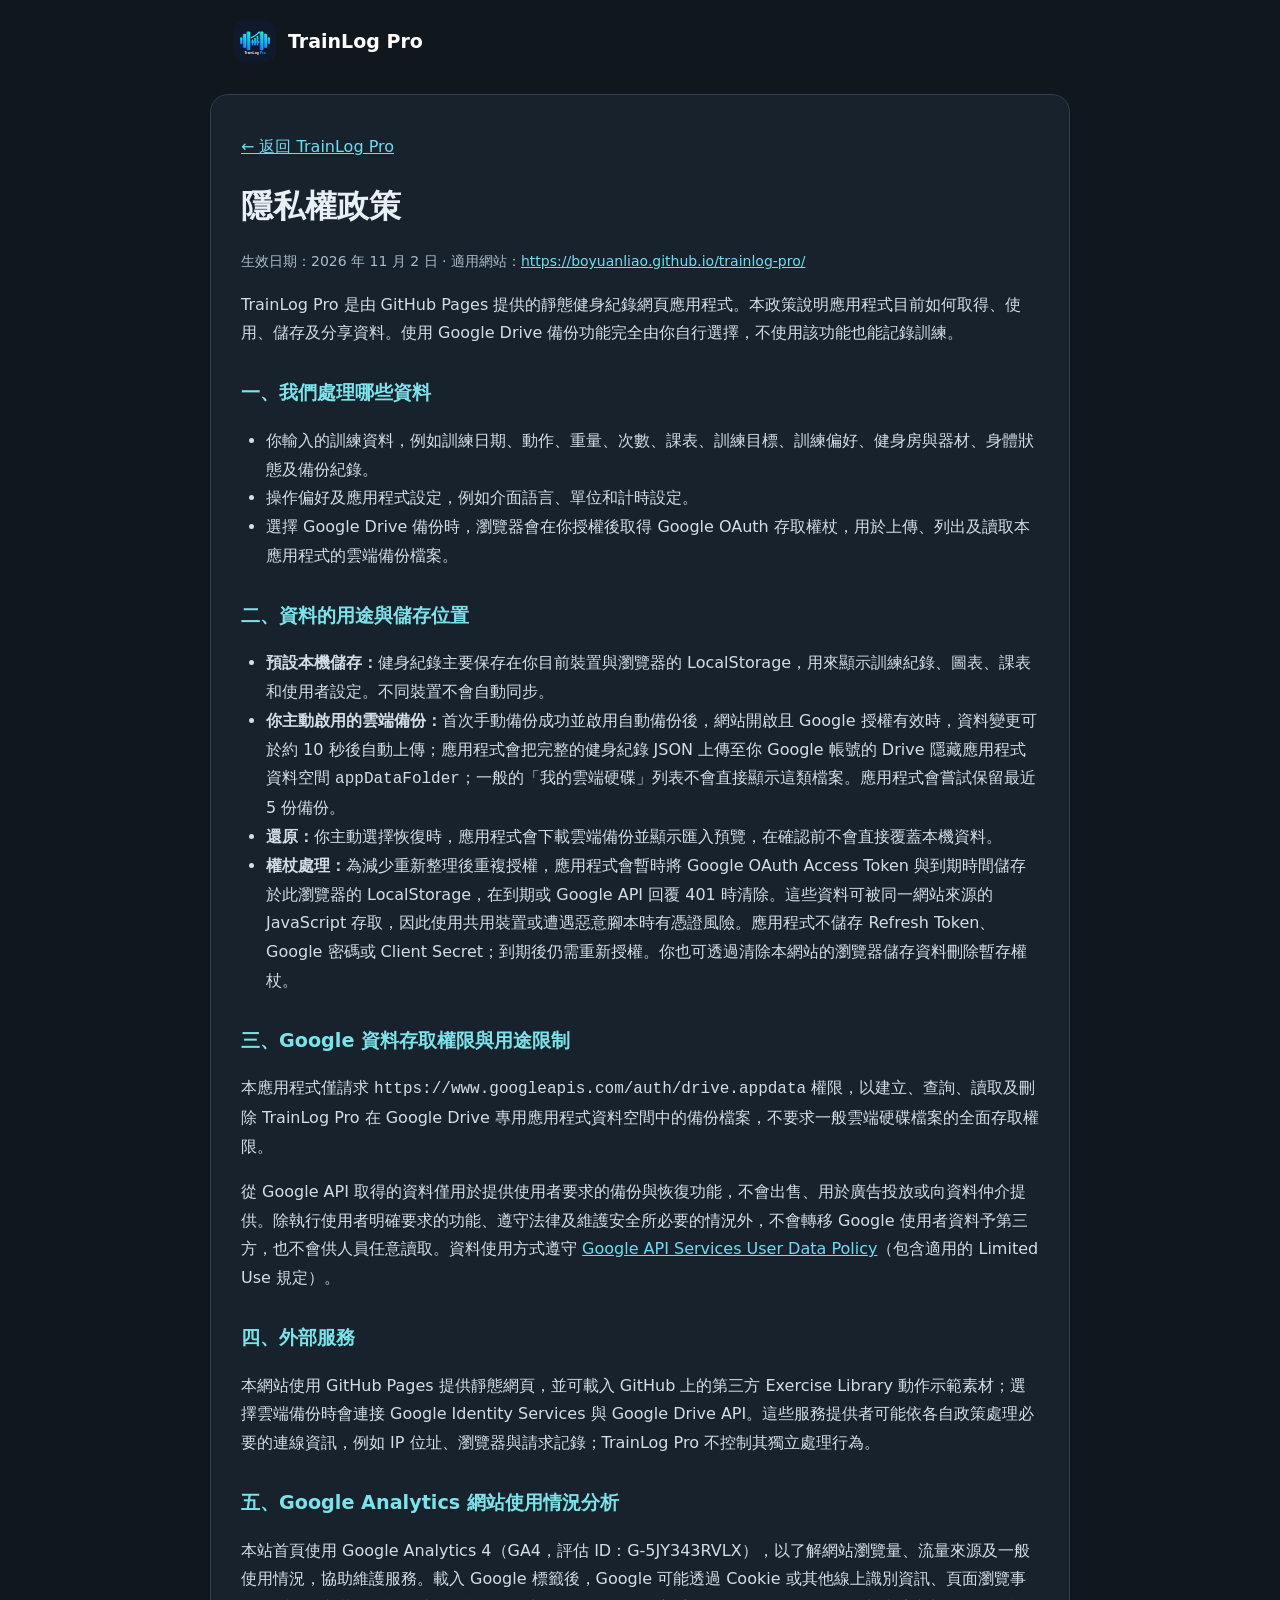
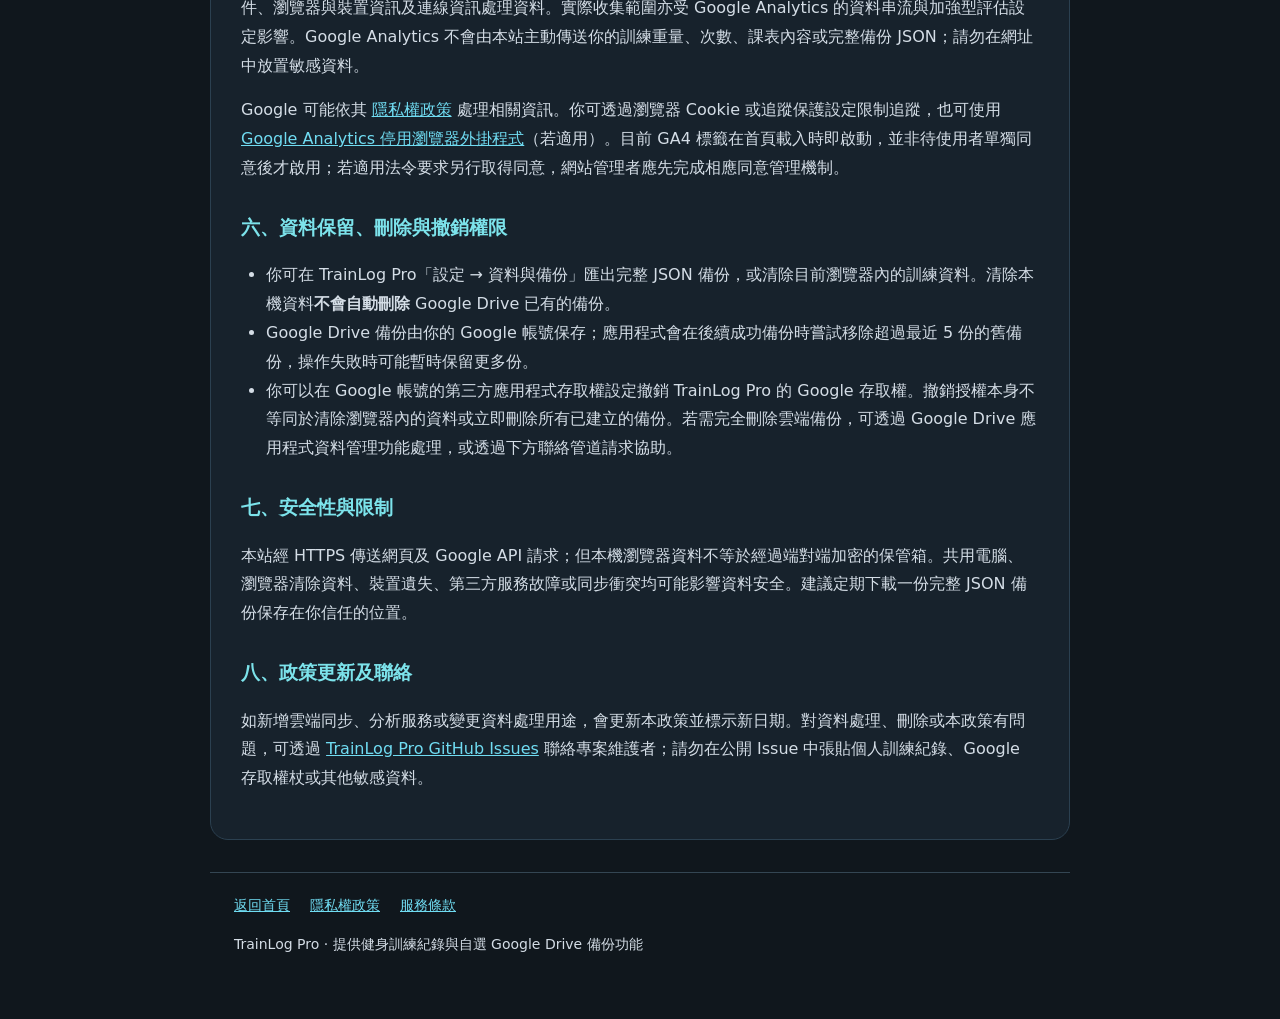
<file: privacy.html>
<!doctype html>
<html lang="zh-Hant">
<head>
<meta charset="utf-8">
<meta name="viewport" content="width=device-width,initial-scale=1">
<meta name="theme-color" content="#10171d">
<title>隱私權政策 | TrainLog Pro</title>
<meta name="description" content="TrainLog Pro 的本機健身資料、Google Drive 備份與 OAuth 資料使用說明。">
<link rel="icon" href="assets/trainlog-pro-logo.svg" type="image/svg+xml">
<style>:root{color-scheme:dark}*{box-sizing:border-box}body{margin:0;background:#10171d;color:#e8eff5;font:16px/1.8 system-ui,-apple-system,"Noto Sans TC",sans-serif}a{color:#70dcf2}a:hover{text-decoration:none}header,main,footer{max-width:860px;margin:auto;padding:20px 24px}.brand{display:flex;align-items:center;gap:12px;text-decoration:none;color:#fff;font-weight:800;font-size:19px}.brand img{border-radius:10px}.back{display:inline-block;margin:8px 0 16px}main{background:#17222c;border:1px solid #2b4050;border-radius:18px;margin:12px auto 32px;padding:30px}h1{font-size:2rem;margin:0 0 6px}h2{font-size:1.2rem;margin:28px 0 8px;color:#7ce3eb}p,li{color:#d4dde6}ul{padding-left:25px}.muted,footer{color:#a9bdcb;font-size:14px}footer{border-top:1px solid #344653;padding-bottom:50px}footer a{margin-right:20px}@media(max-width:600px){main{border-radius:0;border-left:0;border-right:0;padding:24px 18px}header,footer{padding:18px}}</style>
</head>
<body>
<header><a class="brand" href="./"><img src="assets/trainlog-pro-logo.svg" width="42" height="42" alt="">TrainLog Pro</a></header>
<main><a class="back" href="./">← 返回 TrainLog Pro</a>
<h1>隱私權政策</h1>
<p class="muted">生效日期：2026 年 11 月 2 日 · 適用網站：<a href="https://boyuanliao.github.io/trainlog-pro/">https://boyuanliao.github.io/trainlog-pro/</a></p>
<p>TrainLog Pro 是由 GitHub Pages 提供的靜態健身紀錄網頁應用程式。本政策說明應用程式目前如何取得、使用、儲存及分享資料。使用 Google Drive 備份功能完全由你自行選擇，不使用該功能也能記錄訓練。</p>
<h2>一、我們處理哪些資料</h2>
<ul>
<li>你輸入的訓練資料，例如訓練日期、動作、重量、次數、課表、訓練目標、訓練偏好、健身房與器材、身體狀態及備份紀錄。</li>
<li>操作偏好及應用程式設定，例如介面語言、單位和計時設定。</li>
<li>選擇 Google Drive 備份時，瀏覽器會在你授權後取得 Google OAuth 存取權杖，用於上傳、列出及讀取本應用程式的雲端備份檔案。</li>
</ul>
<h2>二、資料的用途與儲存位置</h2>
<ul>
<li><strong>預設本機儲存：</strong>健身紀錄主要保存在你目前裝置與瀏覽器的 LocalStorage，用來顯示訓練紀錄、圖表、課表和使用者設定。不同裝置不會自動同步。</li>
<li><strong>你主動啟用的雲端備份：</strong>首次手動備份成功並啟用自動備份後，網站開啟且 Google 授權有效時，資料變更可於約 10 秒後自動上傳；應用程式會把完整的健身紀錄 JSON 上傳至你 Google 帳號的 Drive 隱藏應用程式資料空間 <code>appDataFolder</code>；一般的「我的雲端硬碟」列表不會直接顯示這類檔案。應用程式會嘗試保留最近 5 份備份。</li>
<li><strong>還原：</strong>你主動選擇恢復時，應用程式會下載雲端備份並顯示匯入預覽，在確認前不會直接覆蓋本機資料。</li>
<li><strong>權杖處理：</strong>為減少重新整理後重複授權，應用程式會暫時將 Google OAuth Access Token 與到期時間儲存於此瀏覽器的 LocalStorage，在到期或 Google API 回覆 401 時清除。這些資料可被同一網站來源的 JavaScript 存取，因此使用共用裝置或遭遇惡意腳本時有憑證風險。應用程式不儲存 Refresh Token、Google 密碼或 Client Secret；到期後仍需重新授權。你也可透過清除本網站的瀏覽器儲存資料刪除暫存權杖。</li>
</ul>
<h2>三、Google 資料存取權限與用途限制</h2>
<p>本應用程式僅請求 <code>https://www.googleapis.com/auth/drive.appdata</code> 權限，以建立、查詢、讀取及刪除 TrainLog Pro 在 Google Drive 專用應用程式資料空間中的備份檔案，不要求一般雲端硬碟檔案的全面存取權限。</p>
<p>從 Google API 取得的資料僅用於提供使用者要求的備份與恢復功能，不會出售、用於廣告投放或向資料仲介提供。除執行使用者明確要求的功能、遵守法律及維護安全所必要的情況外，不會轉移 Google 使用者資料予第三方，也不會供人員任意讀取。資料使用方式遵守 <a href="https://developers.google.com/terms/api-services-user-data-policy" rel="noopener noreferrer">Google API Services User Data Policy</a>（包含適用的 Limited Use 規定）。</p>
<h2>四、外部服務</h2>
<p>本網站使用 GitHub Pages 提供靜態網頁，並可載入 GitHub 上的第三方 Exercise Library 動作示範素材；選擇雲端備份時會連接 Google Identity Services 與 Google Drive API。這些服務提供者可能依各自政策處理必要的連線資訊，例如 IP 位址、瀏覽器與請求記錄；TrainLog Pro 不控制其獨立處理行為。</p>
<h2>五、Google Analytics 網站使用情況分析</h2>
<p>本站首頁使用 Google Analytics 4（GA4，評估 ID：G-5JY343RVLX），以了解網站瀏覽量、流量來源及一般使用情況，協助維護服務。載入 Google 標籤後，Google 可能透過 Cookie 或其他線上識別資訊、頁面瀏覽事件、瀏覽器與裝置資訊及連線資訊處理資料。實際收集範圍亦受 Google Analytics 的資料串流與加強型評估設定影響。Google Analytics 不會由本站主動傳送你的訓練重量、次數、課表內容或完整備份 JSON；請勿在網址中放置敏感資料。</p>
<p>Google 可能依其 <a href="https://policies.google.com/privacy" rel="noopener noreferrer">隱私權政策</a> 處理相關資訊。你可透過瀏覽器 Cookie 或追蹤保護設定限制追蹤，也可使用 <a href="https://tools.google.com/dlpage/gaoptout" rel="noopener noreferrer">Google Analytics 停用瀏覽器外掛程式</a>（若適用）。目前 GA4 標籤在首頁載入時即啟動，並非待使用者單獨同意後才啟用；若適用法令要求另行取得同意，網站管理者應先完成相應同意管理機制。</p>
<h2>六、資料保留、刪除與撤銷權限</h2>
<ul>
<li>你可在 TrainLog Pro「設定 → 資料與備份」匯出完整 JSON 備份，或清除目前瀏覽器內的訓練資料。清除本機資料<strong>不會自動刪除</strong> Google Drive 已有的備份。</li>
<li>Google Drive 備份由你的 Google 帳號保存；應用程式會在後續成功備份時嘗試移除超過最近 5 份的舊備份，操作失敗時可能暫時保留更多份。</li>
<li>你可以在 Google 帳號的第三方應用程式存取權設定撤銷 TrainLog Pro 的 Google 存取權。撤銷授權本身不等同於清除瀏覽器內的資料或立即刪除所有已建立的備份。若需完全刪除雲端備份，可透過 Google Drive 應用程式資料管理功能處理，或透過下方聯絡管道請求協助。</li>
</ul>
<h2>七、安全性與限制</h2>
<p>本站經 HTTPS 傳送網頁及 Google API 請求；但本機瀏覽器資料不等於經過端對端加密的保管箱。共用電腦、瀏覽器清除資料、裝置遺失、第三方服務故障或同步衝突均可能影響資料安全。建議定期下載一份完整 JSON 備份保存在你信任的位置。</p>
<h2>八、政策更新及聯絡</h2>
<p>如新增雲端同步、分析服務或變更資料處理用途，會更新本政策並標示新日期。對資料處理、刪除或本政策有問題，可透過 <a href="https://github.com/BoyuanLiao/trainlog-pro/issues" rel="noopener noreferrer">TrainLog Pro GitHub Issues</a> 聯絡專案維護者；請勿在公開 Issue 中張貼個人訓練紀錄、Google 存取權杖或其他敏感資料。</p>
</main><footer><a href="./">返回首頁</a><a href="privacy.html">隱私權政策</a><a href="terms.html">服務條款</a><p>TrainLog Pro · 提供健身訓練紀錄與自選 Google Drive 備份功能</p></footer></body></html>
</file>
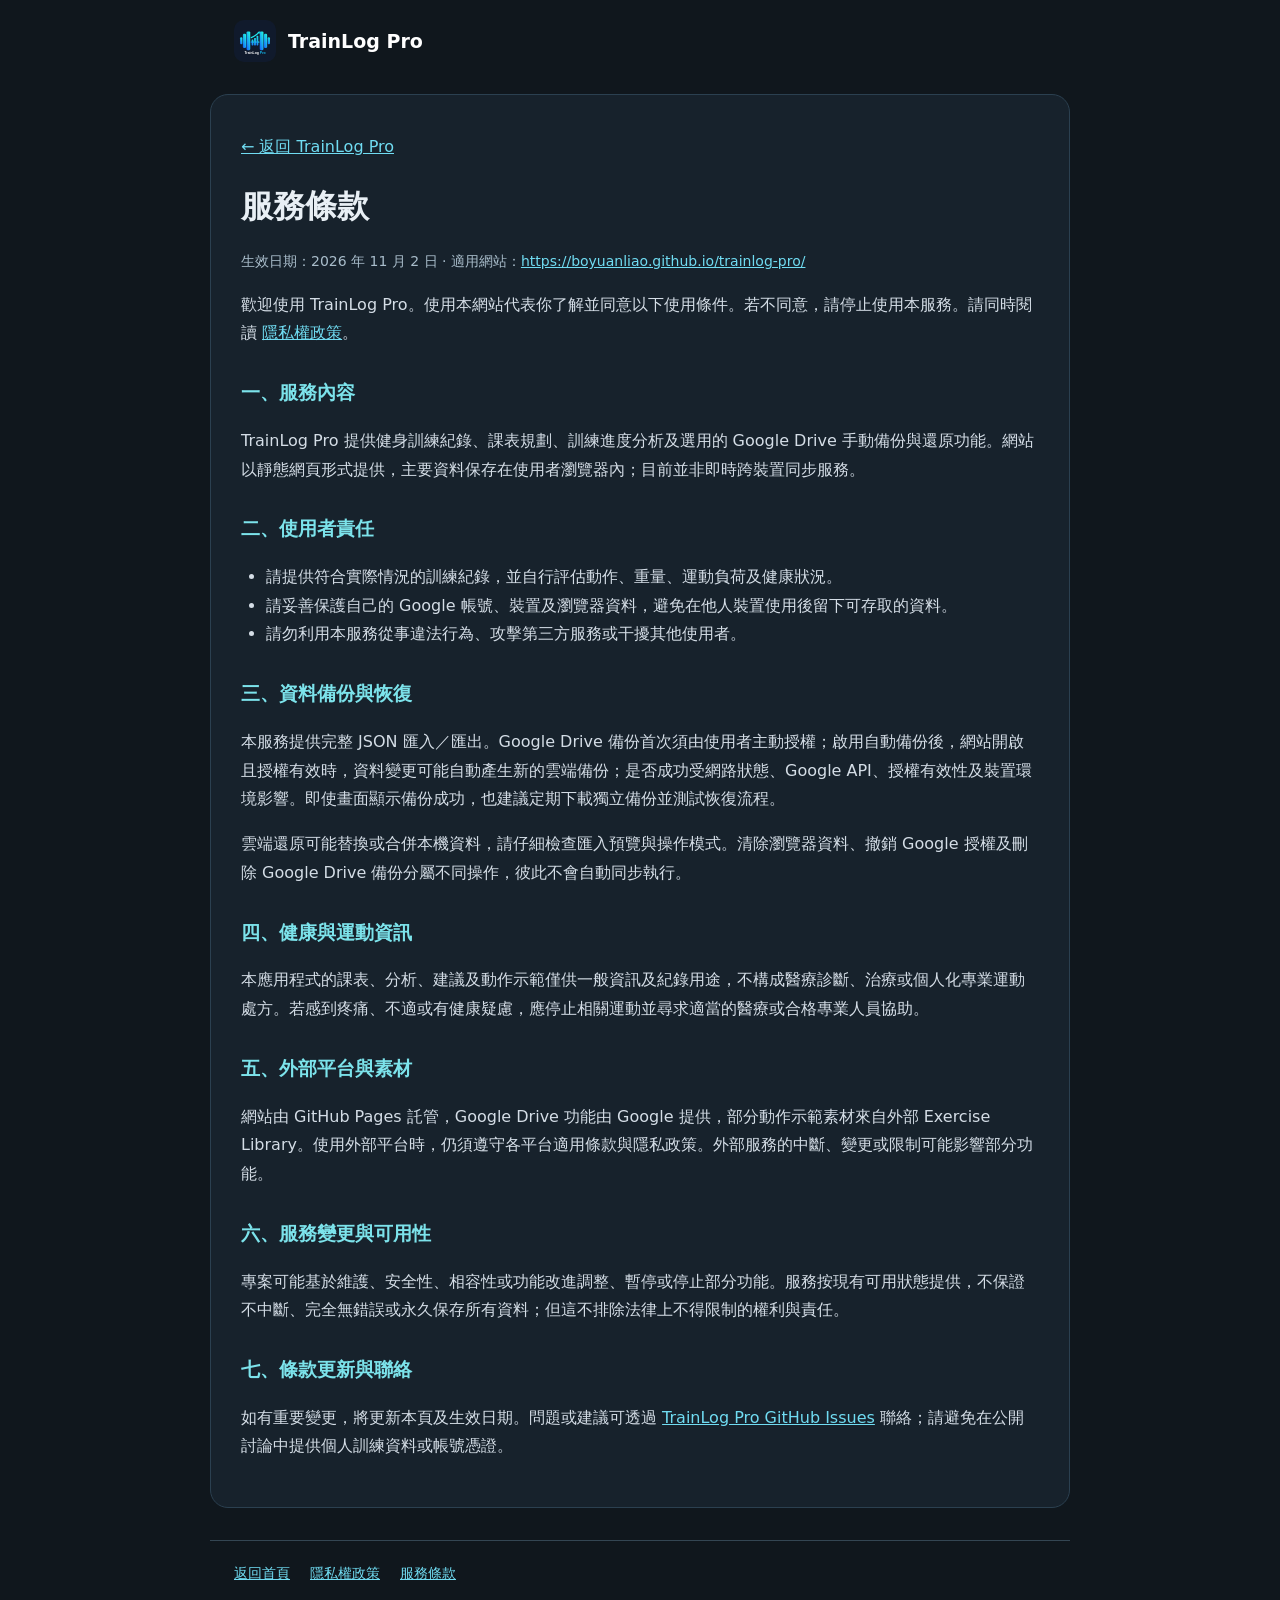
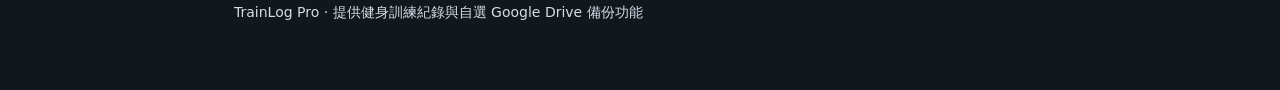
<file: terms.html>
<!doctype html>
<html lang="zh-Hant">
<head>
<meta charset="utf-8">
<meta name="viewport" content="width=device-width,initial-scale=1">
<meta name="theme-color" content="#10171d">
<title>服務條款 | TrainLog Pro</title>
<meta name="description" content="TrainLog Pro 的使用範圍、雲端備份注意事項與責任說明。">
<link rel="icon" href="assets/trainlog-pro-logo.svg" type="image/svg+xml">
<style>:root{color-scheme:dark}*{box-sizing:border-box}body{margin:0;background:#10171d;color:#e8eff5;font:16px/1.8 system-ui,-apple-system,"Noto Sans TC",sans-serif}a{color:#70dcf2}a:hover{text-decoration:none}header,main,footer{max-width:860px;margin:auto;padding:20px 24px}.brand{display:flex;align-items:center;gap:12px;text-decoration:none;color:#fff;font-weight:800;font-size:19px}.brand img{border-radius:10px}.back{display:inline-block;margin:8px 0 16px}main{background:#17222c;border:1px solid #2b4050;border-radius:18px;margin:12px auto 32px;padding:30px}h1{font-size:2rem;margin:0 0 6px}h2{font-size:1.2rem;margin:28px 0 8px;color:#7ce3eb}p,li{color:#d4dde6}ul{padding-left:25px}.muted,footer{color:#a9bdcb;font-size:14px}footer{border-top:1px solid #344653;padding-bottom:50px}footer a{margin-right:20px}@media(max-width:600px){main{border-radius:0;border-left:0;border-right:0;padding:24px 18px}header,footer{padding:18px}}</style>
</head>
<body>
<header><a class="brand" href="./"><img src="assets/trainlog-pro-logo.svg" width="42" height="42" alt="">TrainLog Pro</a></header>
<main><a class="back" href="./">← 返回 TrainLog Pro</a>
<h1>服務條款</h1>
<p class="muted">生效日期：2026 年 11 月 2 日 · 適用網站：<a href="https://boyuanliao.github.io/trainlog-pro/">https://boyuanliao.github.io/trainlog-pro/</a></p>
<p>歡迎使用 TrainLog Pro。使用本網站代表你了解並同意以下使用條件。若不同意，請停止使用本服務。請同時閱讀 <a href="privacy.html">隱私權政策</a>。</p>
<h2>一、服務內容</h2>
<p>TrainLog Pro 提供健身訓練紀錄、課表規劃、訓練進度分析及選用的 Google Drive 手動備份與還原功能。網站以靜態網頁形式提供，主要資料保存在使用者瀏覽器內；目前並非即時跨裝置同步服務。</p>
<h2>二、使用者責任</h2>
<ul>
<li>請提供符合實際情況的訓練紀錄，並自行評估動作、重量、運動負荷及健康狀況。</li>
<li>請妥善保護自己的 Google 帳號、裝置及瀏覽器資料，避免在他人裝置使用後留下可存取的資料。</li>
<li>請勿利用本服務從事違法行為、攻擊第三方服務或干擾其他使用者。</li>
</ul>
<h2>三、資料備份與恢復</h2>
<p>本服務提供完整 JSON 匯入／匯出。Google Drive 備份首次須由使用者主動授權；啟用自動備份後，網站開啟且授權有效時，資料變更可能自動產生新的雲端備份；是否成功受網路狀態、Google API、授權有效性及裝置環境影響。即使畫面顯示備份成功，也建議定期下載獨立備份並測試恢復流程。</p>
<p>雲端還原可能替換或合併本機資料，請仔細檢查匯入預覽與操作模式。清除瀏覽器資料、撤銷 Google 授權及刪除 Google Drive 備份分屬不同操作，彼此不會自動同步執行。</p>
<h2>四、健康與運動資訊</h2>
<p>本應用程式的課表、分析、建議及動作示範僅供一般資訊及紀錄用途，不構成醫療診斷、治療或個人化專業運動處方。若感到疼痛、不適或有健康疑慮，應停止相關運動並尋求適當的醫療或合格專業人員協助。</p>
<h2>五、外部平台與素材</h2>
<p>網站由 GitHub Pages 託管，Google Drive 功能由 Google 提供，部分動作示範素材來自外部 Exercise Library。使用外部平台時，仍須遵守各平台適用條款與隱私政策。外部服務的中斷、變更或限制可能影響部分功能。</p>
<h2>六、服務變更與可用性</h2>
<p>專案可能基於維護、安全性、相容性或功能改進調整、暫停或停止部分功能。服務按現有可用狀態提供，不保證不中斷、完全無錯誤或永久保存所有資料；但這不排除法律上不得限制的權利與責任。</p>
<h2>七、條款更新與聯絡</h2>
<p>如有重要變更，將更新本頁及生效日期。問題或建議可透過 <a href="https://github.com/BoyuanLiao/trainlog-pro/issues" rel="noopener noreferrer">TrainLog Pro GitHub Issues</a> 聯絡；請避免在公開討論中提供個人訓練資料或帳號憑證。</p>
</main><footer><a href="./">返回首頁</a><a href="privacy.html">隱私權政策</a><a href="terms.html">服務條款</a><p>TrainLog Pro · 提供健身訓練紀錄與自選 Google Drive 備份功能</p></footer></body></html>
</file>
<file: css/app.css>
:root{
  --bg:#0d1419;--panel:#17222a;--panel2:#1e2b35;--input:#10191f;--text:#f4f7f8;--muted:#9baab5;
  --line:#30434f;--accent:#159bf6;--accent2:#69c4ff;--good:#3ac47a;--warn:#f2b34b;--bad:#ff5d6d;
  --chip:#243541;--radius:16px;--navh:74px
}
*{box-sizing:border-box}
html,body{margin:0;background:var(--bg);color:var(--text);font-family:-apple-system,BlinkMacSystemFont,"Segoe UI","Noto Sans TC",Roboto,Arial,sans-serif}
body{min-height:100vh}
button,input,select,textarea{font:inherit}
button{cursor:pointer}
.app{width:min(100%,760px);margin:0 auto;padding:14px 12px calc(var(--navh) + 30px)}
.top{display:flex;justify-content:space-between;align-items:center;gap:12px;margin-bottom:12px}
.brand{display:flex;align-items:center;gap:7px;min-width:0;font-size:22px;font-weight:900;letter-spacing:.2px}
.brand-logo{display:block;width:36px;height:36px;flex:none;object-fit:contain;border-radius:8px}
.brand-name{min-width:0;white-space:nowrap;overflow:hidden;text-overflow:ellipsis}
.top-identity{min-width:0;flex:1 1 auto}
.top-meta{display:flex;align-items:center;gap:6px;flex-wrap:wrap;margin-top:3px;min-width:0}
.top-meta .source-pill{display:inline-block;flex:none;white-space:nowrap}
.top-meta .subtitle{margin-top:0}
.top>.actions{flex:0 0 auto;flex-wrap:nowrap;gap:7px}
.top>.actions .btn{white-space:nowrap}
.subtitle{font-size:12px;color:var(--muted);margin-top:3px}
@media(max-width:520px){
  .top{gap:5px}
  .brand{font-size:15px;gap:4px}
  .brand-logo{width:26px;height:26px}
  .top>.actions{gap:4px}
  .top>.actions .btn.small{padding:6px 7px;font-size:12px}
}
@media(max-width:350px){
  .brand{font-size:13px}
  .brand-logo{width:23px;height:23px}
  .top>.actions .btn.small{padding:6px 5px;font-size:11px}
}
.card{background:linear-gradient(180deg,var(--panel2),var(--panel));border:1px solid rgba(255,255,255,.045);border-radius:var(--radius);padding:15px;margin:0 0 12px}
.card.flat{background:var(--panel)}
.section{margin:18px 2px 9px;font-weight:900;font-size:17px;display:flex;justify-content:space-between;align-items:center;gap:8px}
.small{font-size:12px;color:var(--muted)} .muted{color:var(--muted)} .good{color:var(--good)} .warn{color:var(--warn)} .bad{color:var(--bad)} .accent{color:var(--accent2)}
.grid2{display:grid;grid-template-columns:1fr 1fr;gap:9px}.grid3{display:grid;grid-template-columns:repeat(3,1fr);gap:8px}.grid4{display:grid;grid-template-columns:repeat(4,1fr);gap:7px}
.stat{padding:11px;background:rgba(255,255,255,.035);border-radius:13px;min-width:0}.stat b{display:block;font-size:18px;overflow-wrap:anywhere}.stat span{font-size:11px;color:var(--muted)}
.btn{border:0;border-radius:12px;min-height:44px;padding:10px 13px;font-weight:850;color:#fff;background:#344854}
.btn.primary{background:var(--accent)}.btn.good{background:#246c4a}.btn.warn{background:#72521e}.btn.danger{background:#632f37}.btn.ghost{background:transparent;border:1px solid var(--line)}
.btn.small{min-height:36px;padding:7px 10px;font-size:12px}.btn.icon{width:44px;padding:0}.btn:disabled{opacity:.45;cursor:not-allowed}
.actions{display:flex;flex-wrap:wrap;gap:7px}
.field{margin-bottom:11px}.field:last-child{margin-bottom:0}
label{display:block;font-size:12px;color:#bdc8cf;font-weight:800;margin-bottom:5px}
input,select,textarea{width:100%;border:1px solid var(--line);background:var(--input);color:var(--text);border-radius:11px;padding:11px 12px;font-size:16px;min-height:44px;outline:none}
textarea{min-height:78px;resize:vertical}input:focus,select:focus,textarea:focus{border-color:var(--accent);box-shadow:0 0 0 3px rgba(21,155,246,.13)}
input[type=checkbox],input[type=radio]{width:auto;min-height:auto;accent-color:var(--accent)}
.inline-check{display:flex;gap:8px;align-items:center;font-size:14px}.inline-check label{margin:0;color:var(--text)}
.hr{height:1px;background:var(--line);margin:13px 0}
.tagrow{display:flex;gap:6px;flex-wrap:wrap}.tag{display:inline-flex;gap:5px;align-items:center;padding:5px 8px;border-radius:999px;background:var(--chip);font-size:11px;color:#dbe5eb}
.hero{display:flex;justify-content:space-between;gap:12px;align-items:flex-start}.hero h2{font-size:20px;margin:2px 0 5px}.hero p{margin:0;color:var(--muted);font-size:13px;line-height:1.55}
.progress{height:8px;background:#101a20;border-radius:999px;overflow:hidden;margin-top:6px}.progress i{display:block;height:100%;background:var(--accent);border-radius:inherit}
.page{display:none}.page.active{display:block}
.nav{position:fixed;left:0;right:0;bottom:0;background:rgba(10,16,21,.96);backdrop-filter:blur(12px);border-top:1px solid var(--line);padding:7px 10px calc(7px + env(safe-area-inset-bottom));z-index:50}
.navin{width:min(100%,760px);margin:auto;display:grid;grid-template-columns:repeat(5,1fr);gap:4px}.nav button{border:0;background:transparent;color:var(--muted);border-radius:10px;padding:7px 2px;font-size:11px;font-weight:850}.nav button.active{color:#fff;background:#1c303d}.nav .ico{display:block;font-size:20px;margin-bottom:2px}
.record,.library-item,.template-item{border:1px solid var(--line);border-radius:14px;padding:12px;margin-bottom:9px;background:rgba(0,0,0,.09)}
.record-head{display:flex;justify-content:space-between;gap:10px;align-items:flex-start}.record-title{font-weight:900}.record-meta{font-size:11px;color:var(--muted);margin-top:3px}
.kpi{font-size:13px;font-weight:800}
.workout-ex{border:1px solid var(--line);border-radius:15px;margin-bottom:11px;overflow:hidden;background:rgba(255,255,255,.02)}
.workout-ex-head{padding:12px;display:flex;justify-content:space-between;gap:8px;align-items:flex-start;background:rgba(255,255,255,.02)}
.workout-ex-body{padding:11px}
.setrow{display:grid;grid-template-columns:46px minmax(0,1fr) minmax(0,1fr) 76px 44px;gap:6px;align-items:center;margin-bottom:7px}
.setrow.duration{grid-template-columns:46px minmax(0,1fr) 76px 44px}
.setrow.unilateral{grid-template-columns:46px 1fr 1fr 1fr 76px 44px}
.setnum{font-size:12px;color:var(--muted);text-align:center}.setrow input,.setrow select{padding:8px;min-height:40px;font-size:14px}
.set-field{display:grid;gap:3px;min-width:0}
.set-field-label{display:block;font-size:9px;line-height:1.1;color:var(--muted);font-weight:850;padding-left:2px;white-space:nowrap}
.set-field input{width:100%;min-width:0}
.setrow{align-items:end}
.reorder-help{font-size:10px;line-height:1.45;color:var(--muted);margin-bottom:9px}
.reorder-list{display:grid;gap:7px}
.reorder-item{
  min-height:58px;display:grid;grid-template-columns:44px minmax(0,1fr);gap:9px;align-items:center;
  padding:8px 9px;border:1px solid var(--line);border-radius:12px;background:#111d24;
  transition:border-color .12s ease,background .12s ease,opacity .12s ease
}
.reorder-item.dragging{background:#1b303c;border-color:var(--accent);opacity:.82}
.reorder-item.drag-target{border-color:#d6b766;background:#282518}
.reorder-handle{
  width:42px;height:42px;min-width:42px;border:1px solid var(--line);border-radius:10px;
  background:#16252e;color:#cbd9e0;font-size:20px;font-weight:900;touch-action:none;cursor:grab;padding:0
}
.reorder-handle:active{cursor:grabbing}
.reorder-copy{min-width:0}
.reorder-name{font-size:13px;font-weight:900;line-height:1.3}
.reorder-meta{font-size:9px;color:var(--muted);margin-top:3px}
.reorder-actions{display:flex;gap:6px;margin-top:6px}
.reorder-actions .btn{min-height:30px;height:30px;padding:0 9px;font-size:9px}
.setdone{background:#254c38!important}
.kind-warmup{border-left:3px solid var(--warn)}.kind-working{border-left:3px solid var(--good)}.kind-drop{border-left:3px solid #b277ff}.kind-failure{border-left:3px solid var(--bad)}.kind-backoff{border-left:3px solid var(--accent2)}
.quick{display:flex;gap:5px;flex-wrap:wrap;margin:5px 0 8px}.quick button{min-height:34px;padding:5px 8px;font-size:11px}
.timer{font-size:34px;font-weight:950;letter-spacing:1px;text-align:center;margin:6px 0}.timerbar{height:6px;background:#112027;border-radius:999px;overflow:hidden}.timerbar i{height:100%;background:var(--accent);display:block}
.calendar{display:grid;grid-template-columns:repeat(7,1fr);gap:6px}
.calhead{text-align:center;color:var(--muted);font-size:11px;padding:5px}
.calday{
  position:relative;min-height:58px;border:1px solid var(--line);border-radius:10px;padding:6px 4px;
  font-size:10px;background:#0f181e;color:#73828d;opacity:.68;transition:.15s
}
.calday b{display:block;font-size:13px;color:#a6b2ba;margin-bottom:3px}
.calday .cal-empty{display:block;font-size:13px;color:#53616b;line-height:18px}
.calday.has{
  opacity:1;background:var(--accent);border-color:var(--accent);color:#fff;font-weight:800;
  box-shadow:0 4px 12px rgba(0,0,0,.22)
}
.calday.has b{color:#fff;font-size:14px}
.calday.has .cal-status{
  display:inline-flex;align-items:center;justify-content:center;gap:3px;margin-top:2px;
  padding:2px 5px;border-radius:999px;background:rgba(0,0,0,.18);font-size:9px;color:#fff
}
.calday.has::after{
  content:"";position:absolute;right:6px;top:6px;width:7px;height:7px;border-radius:50%;background:#fff
}
.calday.today{outline:2px solid var(--warn);outline-offset:2px}
.calday.today::before{
  content:"今天";position:absolute;left:4px;top:-8px;background:var(--warn);color:#161b1e;
  border-radius:999px;padding:1px 4px;font-size:8px;font-weight:900;z-index:2
}
.calendar-legend{display:flex;align-items:center;gap:12px;flex-wrap:wrap;margin-bottom:11px;font-size:11px;color:var(--muted)}
.calendar-legend span{display:inline-flex;align-items:center;gap:5px}
.calendar-legend i{width:13px;height:13px;border-radius:4px;display:inline-block;border:1px solid var(--line);background:#0f181e}
.calendar-legend i.trained{background:var(--accent);border-color:var(--accent)}
.calendar-legend i.today-mark{background:transparent;border:2px solid var(--warn)}
.spark{width:100%;height:120px;display:block}.legend{font-size:11px;color:var(--muted)}
.barline{margin-bottom:11px}.barline .topline{display:flex;justify-content:space-between;gap:8px;font-size:13px}
.analysis-range{display:grid;grid-template-columns:repeat(4,1fr);gap:6px;margin-bottom:10px}
.analysis-range button{border:1px solid var(--line);background:#111d24;color:var(--muted);border-radius:11px;min-height:40px;font-weight:850}
.analysis-range button.on{background:var(--accent);border-color:var(--accent);color:#fff}
.analysis-period{font-size:11px;color:var(--muted);margin:-2px 2px 10px}
.analysis-kpis{display:grid;grid-template-columns:repeat(2,minmax(0,1fr));gap:8px}
.analysis-kpis .stat:last-child:nth-child(odd){grid-column:1/-1}
.stim-row{padding:10px 0;border-bottom:1px solid rgba(255,255,255,.055)}
.stim-row:last-child{border-bottom:0}
.stim-main{display:flex;justify-content:space-between;gap:10px;align-items:center}
.stim-name{font-weight:900;font-size:14px}
.stim-total{font-weight:950;font-size:17px}
.stim-meta{display:flex;gap:6px;flex-wrap:wrap;margin-top:6px}
.stim-direct{color:#dbe8ef}.stim-indirect{color:var(--accent2)}
.stim-detail-btn{border:0;background:transparent;color:var(--accent2);padding:2px 0;font-size:11px;font-weight:850}
.analysis-note{font-size:11px;line-height:1.55;color:var(--muted);margin-top:8px}
.effort-grid{display:grid;grid-template-columns:repeat(3,1fr);gap:7px}
.effort-box{padding:10px;border-radius:12px;background:rgba(255,255,255,.035);text-align:center}
.effort-box b{display:block;font-size:20px}.effort-box span{display:block;color:var(--muted);font-size:10px;margin-top:3px}
.pattern-row{margin-bottom:10px}.pattern-row:last-child{margin-bottom:0}
.pattern-row .topline{display:flex;justify-content:space-between;gap:8px;font-size:12px}
.consistency-grid{display:grid;grid-template-columns:repeat(2,1fr);gap:8px}
.source-row{padding:9px 0;border-bottom:1px solid var(--line)}
.source-row:last-child{border-bottom:0}
.source-row .record-meta{line-height:1.45}
.analysis-confidence{display:flex;align-items:center;justify-content:space-between;gap:10px;padding:10px 12px;margin-bottom:10px;border:1px solid var(--line);border-radius:13px;background:rgba(255,255,255,.025)}
.confidence-main{display:flex;align-items:center;gap:9px;min-width:0}
.confidence-dot{width:10px;height:10px;border-radius:50%;background:#71808a;box-shadow:0 0 0 4px rgba(255,255,255,.035)}
.confidence-dot.high{background:#68d391}.confidence-dot.medium{background:#f0c36b}.confidence-dot.low{background:#f39a6b}.confidence-dot.insufficient{background:#71808a}
.confidence-title{font-size:12px;font-weight:900}.confidence-meta{font-size:10px;color:var(--muted);margin-top:2px;line-height:1.35}
.compare-badge{display:inline-flex;align-items:center;justify-content:center;margin-top:4px;padding:2px 6px;border-radius:999px;background:rgba(255,255,255,.06);font-size:9px;font-weight:800;color:var(--muted);white-space:nowrap}
.compare-badge.up{color:#8de0ad;background:rgba(68,166,105,.12)}
.compare-badge.down{color:#ffb2ac;background:rgba(206,86,79,.12)}
.compare-badge.same{color:#b9c6ce}
.analysis-highlights{display:grid;gap:8px}
.analysis-highlight{display:grid;grid-template-columns:30px minmax(0,1fr);gap:9px;padding:11px;border:1px solid var(--line);border-radius:13px;background:rgba(255,255,255,.025)}
.analysis-highlight .rank{width:30px;height:30px;border-radius:9px;display:grid;place-items:center;background:#173448;font-weight:950;color:#dff2ff}
.analysis-highlight.good .rank{background:rgba(65,153,97,.22);color:#9ee7b8}
.analysis-highlight.watch .rank{background:rgba(217,161,57,.20);color:#f7d58b}
.analysis-highlight.info .rank{background:#173448;color:#a9ddff}
.highlight-title{font-size:13px;font-weight:900;line-height:1.35}
.highlight-desc{font-size:11px;color:var(--muted);line-height:1.5;margin-top:3px}
.pattern-matrix{display:grid;gap:9px}
.pattern-group{padding:10px;border-radius:12px;background:rgba(255,255,255,.025);border:1px solid rgba(255,255,255,.045)}
.pattern-group-title{font-size:11px;color:var(--muted);font-weight:850;margin-bottom:7px}
.pattern-pair{display:grid;grid-template-columns:1fr 1fr;gap:7px}
.pattern-cell{padding:9px;border-radius:10px;background:#101b22;border:1px solid var(--line)}
.pattern-cell b{display:block;font-size:15px}.pattern-cell span{display:block;font-size:10px;color:var(--muted);margin-top:2px}
.coverage-tags{display:flex;gap:5px;flex-wrap:wrap;margin-top:9px}
.coverage-tag{font-size:9px;padding:3px 6px;border-radius:999px;border:1px solid var(--line);color:var(--muted)}
.coverage-tag.hit{border-color:rgba(84,180,124,.35);background:rgba(84,180,124,.10);color:#a5e4bd}
.progress-summary{display:grid;grid-template-columns:repeat(2,minmax(0,1fr));gap:7px;margin-top:9px}
.progress-card{padding:10px;border-radius:11px;background:rgba(255,255,255,.03);border:1px solid var(--line)}
.progress-card b{display:block;font-size:16px}.progress-card span{display:block;font-size:10px;color:var(--muted);margin-top:3px;line-height:1.35}
.signal-list{display:flex;gap:5px;flex-wrap:wrap;margin-top:9px}
.signal{font-size:10px;padding:4px 7px;border-radius:999px;background:rgba(92,185,255,.10);color:#a9ddff;border:1px solid rgba(92,185,255,.18)}
.signal.good{background:rgba(84,180,124,.10);color:#a5e4bd;border-color:rgba(84,180,124,.22)}
.signal.warn{background:rgba(217,161,57,.10);color:#f3cf86;border-color:rgba(217,161,57,.24)}
.progress-session-list{margin-top:10px;border-top:1px solid var(--line)}
.progress-session{display:grid;grid-template-columns:72px minmax(0,1fr);gap:8px;padding:8px 0;border-bottom:1px solid rgba(255,255,255,.045)}
.progress-session:last-child{border-bottom:0}
.progress-session-date{font-size:10px;color:var(--muted)}
.progress-session-main{font-size:11px;line-height:1.45}


.modalwrap{position:fixed;inset:0;background:rgba(0,0,0,.72);z-index:100;display:none;padding:16px;overflow:auto}.modalwrap.show{display:block}.modal{width:min(100%,680px);margin:16px auto;background:var(--panel);border:1px solid var(--line);border-radius:18px;padding:15px}.modalhead{display:flex;justify-content:space-between;align-items:center;gap:8px;margin-bottom:12px}.modalhead h2{margin:0;font-size:19px}
.toast{position:fixed;left:50%;bottom:86px;transform:translateX(-50%);background:#e9f6ff;color:#10212b;border-radius:11px;padding:10px 13px;font-weight:850;opacity:0;pointer-events:none;transition:.2s;z-index:140;max-width:90%;text-align:center}.toast.show{opacity:1}
.banner{border:1px solid #6b5325;background:#372c16;color:#ffe1a4;border-radius:12px;padding:10px 12px;font-size:12px;margin-bottom:10px}
.filelabel{display:inline-flex;align-items:center;justify-content:center}.filelabel input{display:none}.hidden{display:none!important}
.backup-intro{margin:0;line-height:1.6}
.backup-group{padding:13px;border:1px solid var(--line);border-radius:14px;background:rgba(255,255,255,.025)}
.backup-group+.backup-group{margin-top:10px}
.backup-group-head{display:flex;align-items:flex-start;gap:10px;margin-bottom:10px}
.backup-group-icon{width:36px;height:36px;border-radius:10px;display:grid;place-items:center;background:#183145;font-size:17px;flex:0 0 auto}
.backup-group-title{font-size:14px;font-weight:900}
.backup-group-desc{font-size:11px;color:var(--muted);line-height:1.45;margin-top:2px}
.backup-actions{
  display:grid;
  grid-template-columns:repeat(2,minmax(0,1fr));
  gap:8px;
  align-items:stretch
}
.backup-actions .btn,
.backup-actions .filelabel{
  width:100%;
  min-width:0;
  height:50px;
  min-height:50px;
  margin:0;
  padding:0 10px;
  box-sizing:border-box;
  display:flex;
  align-items:center;
  justify-content:center;
  gap:5px;
  text-align:center;
  line-height:1.15;
  border-radius:11px;
  white-space:normal
}
.backup-actions .btn-primary-action{grid-column:auto}
.backup-action-copy{display:flex;flex-direction:column;align-items:center;justify-content:center;gap:2px;min-width:0}
.backup-action-title{font-size:12px;font-weight:900;line-height:1.15}
.backup-filetype{display:block;font-size:9px;font-weight:750;line-height:1;opacity:.68;margin:0}
.snapshot-item{display:grid;grid-template-columns:minmax(0,1fr) 72px;align-items:center;gap:10px;padding:10px 0;border-bottom:1px solid var(--line)}
.snapshot-item:last-child{border-bottom:0}
.snapshot-copy{min-width:0}
.snapshot-time{font-weight:850;color:#dce7ed;font-size:12px}
.snapshot-reason{font-size:10px;color:var(--muted);margin-top:2px;white-space:nowrap;overflow:hidden;text-overflow:ellipsis}
.snapshot-item .btn{width:72px;height:36px;min-height:36px;margin:0;padding:0 8px}
.danger-card{border-color:rgba(213,90,102,.35);background:rgba(99,47,55,.10)}
.danger-card .btn{width:100%;height:48px;min-height:48px;margin:10px 0 0}
.gym-toolbar{display:flex;gap:8px;flex-wrap:wrap;margin-bottom:10px}
.gym-toolbar .btn{flex:1;min-width:135px}
.gym-card{padding:12px;border:1px solid var(--line);border-radius:13px;background:rgba(255,255,255,.025);margin-bottom:9px}
.gym-card:last-child{margin-bottom:0}
.gym-head{display:flex;justify-content:space-between;align-items:flex-start;gap:10px}
.gym-name{font-size:15px;font-weight:900}
.gym-meta{font-size:10px;color:var(--muted);margin-top:3px;line-height:1.45}
.gym-equipment{display:flex;gap:5px;flex-wrap:wrap;margin-top:9px}
.gym-equipment .tag{max-width:100%;overflow:hidden;text-overflow:ellipsis;white-space:nowrap}
.gym-actions{display:flex;gap:6px;flex-wrap:wrap;margin-top:9px}
.gym-actions .btn{min-height:34px}
.gym-auto-note{font-size:11px;line-height:1.55;color:var(--muted);margin-top:8px}
.gym-manual-section{margin-top:12px;padding-top:12px;border-top:1px solid var(--line)}
.machine-lookup{margin-bottom:12px;padding:12px;border:1px solid rgba(92,185,255,.25);border-radius:14px;background:rgba(92,185,255,.055)}
.machine-lookup-head{display:flex;align-items:flex-start;gap:9px;margin-bottom:9px}
.machine-lookup-icon{width:34px;height:34px;display:grid;place-items:center;border-radius:10px;background:#173448;flex:0 0 auto;font-size:16px}
.machine-lookup-title{font-size:14px;font-weight:900}
.machine-lookup-desc{font-size:10px;color:var(--muted);line-height:1.5;margin-top:2px}
.machine-lookup-row{display:grid;grid-template-columns:minmax(0,1fr) auto;gap:7px;align-items:stretch}
.machine-lookup-row input{min-width:0}
.machine-lookup-row .btn{height:44px;min-height:44px;white-space:nowrap}
.machine-lookup-results{display:grid;gap:8px;margin-top:10px}
.machine-match{padding:10px;border:1px solid var(--line);border-radius:12px;background:rgba(255,255,255,.025)}
.machine-match-head{display:flex;justify-content:space-between;align-items:flex-start;gap:8px}
.machine-match-title{font-size:13px;font-weight:900;line-height:1.35}
.machine-match-en{font-size:10px;color:var(--muted);margin-top:2px}
.machine-match-source{font-size:9px;color:var(--accent2);line-height:1.4;margin-top:5px}
.machine-actions{display:grid;gap:6px;margin-top:8px}
.machine-action{padding:9px;border-radius:10px;background:#101b22;border:1px solid rgba(255,255,255,.055)}
.machine-action-head{display:flex;justify-content:space-between;gap:8px;align-items:flex-start}
.machine-action-name{font-size:12px;font-weight:900}
.machine-action-en{font-size:9px;color:var(--muted);margin-top:1px}
.machine-action-desc{font-size:10px;color:#c4d0d7;line-height:1.45;margin-top:5px}
.machine-action .actions{margin-top:7px}
.machine-action .btn{min-height:34px}
.machine-lookup-empty{font-size:11px;color:var(--muted);line-height:1.55;padding:8px 2px}
.exercise-title-line{display:flex;align-items:center;gap:6px;flex-wrap:wrap}
.exercise-title-tools{display:inline-flex;align-items:center;gap:4px;flex-wrap:wrap}
.exercise-title-tools .btn{min-height:28px;height:28px;padding:0 7px;font-size:9px;border-radius:8px}
.exercise-unit-line{display:flex;align-items:center;gap:6px;flex-wrap:wrap;margin-top:6px}
.exercise-unit-label{font-size:9px;color:var(--muted);font-weight:800}
.exercise-unit-toggle{display:inline-flex;border:1px solid var(--line);border-radius:9px;overflow:hidden}
.exercise-unit-toggle button{height:28px;min-width:42px;border:0;border-right:1px solid var(--line);background:#101b22;color:#aebdc5;font-size:10px;font-weight:900;padding:0 9px}
.exercise-unit-toggle button:last-child{border-right:0}
.exercise-unit-toggle button.on{background:rgba(92,185,255,.15);color:#e9f8ff}
.exercise-unit-note{font-size:9px;color:var(--muted);line-height:1.4}
.exercise-unit-note b{color:#dbe9ef}
.drawer-unit-actions{display:grid;grid-template-columns:1fr 1fr;gap:6px;margin-top:7px}
.drawer-unit-actions .btn{min-height:36px;height:36px}
.weight-unit-suffix{font-size:9px;color:var(--muted);font-weight:800}


.coach-overlay{position:fixed;inset:0;z-index:18000;display:none;pointer-events:auto}
.coach-overlay.show{display:block}
.coach-highlight{
  position:fixed;z-index:18001;border:2px solid var(--accent);border-radius:12px;
  box-shadow:0 0 0 9999px rgba(2,7,10,.78),0 0 0 5px rgba(92,185,255,.14);
  pointer-events:none;transition:left .2s ease,top .2s ease,width .2s ease,height .2s ease
}
.coach-card{
  position:fixed;z-index:18002;width:min(calc(100vw - 24px),360px);
  border:1px solid rgba(92,185,255,.38);border-radius:15px;background:#122029;
  padding:13px;box-shadow:0 15px 38px rgba(0,0,0,.44)
}
.coach-card-head{display:flex;align-items:flex-start;justify-content:space-between;gap:10px}
.coach-step-label{font-size:9px;font-weight:900;color:var(--accent2)}
.coach-title{font-size:17px;font-weight:950;line-height:1.3;margin-top:3px}
.coach-copy{font-size:11px;line-height:1.55;color:#c7d5dd;margin-top:6px}
.coach-skip{height:30px;min-height:30px;padding:0 8px;font-size:9px;flex:0 0 auto}
.coach-actions{display:grid;grid-template-columns:1fr 1.25fr;gap:7px;margin-top:11px}
.coach-actions .btn{min-height:40px}
.coach-arrow{
  position:absolute;width:12px;height:12px;background:#122029;border-left:1px solid rgba(92,185,255,.38);
  border-top:1px solid rgba(92,185,255,.38);transform:rotate(45deg)
}
.coach-card.below .coach-arrow{top:-7px;left:28px}
.coach-card.above .coach-arrow{bottom:-7px;left:28px;transform:rotate(225deg)}
.coach-progress{display:flex;gap:4px;margin-top:9px}
.coach-progress i{height:4px;flex:1;border-radius:999px;background:#31434e}
.coach-progress i.on{background:var(--accent)}
.coach-focus-pulse{animation:coachPulse 1.3s ease-in-out infinite}
@keyframes coachPulse{50%{box-shadow:0 0 0 9999px rgba(2,7,10,.78),0 0 0 8px rgba(92,185,255,.08)}}
@media(max-width:360px){.coach-card{width:calc(100vw - 16px)}}

.tutorial-wrap{
  position:fixed;inset:0;z-index:17000;background:rgba(5,10,14,.90);backdrop-filter:blur(9px);
  display:none;align-items:flex-start;justify-content:center;padding:18px 12px 34px;overflow-y:auto
}
.tutorial-wrap.show{display:flex}
.tutorial-card{width:min(100%,520px);border:1px solid var(--line);border-radius:20px;background:#111c23;padding:16px;margin-top:10px;box-shadow:0 20px 52px rgba(0,0,0,.48)}
.tutorial-top{display:flex;align-items:center;justify-content:space-between;gap:10px}
.tutorial-step{font-size:10px;color:var(--accent2);font-weight:900}
.tutorial-skip{min-height:32px;height:32px;padding:0 9px;font-size:9px}
.tutorial-icon{width:62px;height:62px;border-radius:18px;border:1px solid var(--line);background:#172630;display:grid;place-items:center;font-size:31px;margin-top:16px}
.tutorial-title{font-size:23px;font-weight:950;line-height:1.25;margin-top:12px}
.tutorial-copy{font-size:12px;line-height:1.65;color:#c7d4db;margin-top:8px}
.tutorial-points{display:grid;gap:8px;margin-top:14px}
.tutorial-point{display:grid;grid-template-columns:28px minmax(0,1fr);gap:8px;align-items:flex-start;padding:9px;border:1px solid var(--line);border-radius:11px;background:rgba(255,255,255,.025)}
.tutorial-point-icon{width:26px;height:26px;display:grid;place-items:center;border-radius:8px;background:#192b35;font-size:13px}
.tutorial-point-title{font-size:11px;font-weight:900}
.tutorial-point-copy{font-size:9px;line-height:1.45;color:var(--muted);margin-top:2px}
.tutorial-dots{display:flex;justify-content:center;gap:6px;margin-top:16px}
.tutorial-dots i{width:7px;height:7px;border-radius:50%;background:#40515c}
.tutorial-dots i.on{width:19px;border-radius:999px;background:var(--accent)}
.tutorial-actions{display:grid;grid-template-columns:1fr 1.4fr;gap:8px;margin-top:14px}
.tutorial-actions .btn{min-height:46px}

.first-setup-wrap{
  position:fixed;inset:0;z-index:16000;background:rgba(5,10,14,.86);backdrop-filter:blur(8px);
  display:none;align-items:flex-start;justify-content:center;padding:18px 12px 32px;overflow-y:auto
}
.first-setup-wrap.show{display:flex}
.first-setup-card{
  width:min(100%,520px);border:1px solid var(--line);border-radius:18px;background:#111c23;
  padding:16px;box-shadow:0 18px 48px rgba(0,0,0,.46);margin-top:10px
}
.first-setup-kicker{font-size:10px;font-weight:900;color:var(--accent2)}
.first-setup-title{font-size:22px;font-weight:950;line-height:1.25;margin-top:4px}
.first-setup-copy{font-size:11px;line-height:1.6;color:var(--muted);margin-top:7px}
.first-setup-grid{display:grid;grid-template-columns:1fr 1fr;gap:10px;margin-top:14px}
.first-setup-grid .field{margin:0}
.first-setup-wide{grid-column:1/-1}
.first-setup-muscles{display:flex;gap:6px;flex-wrap:wrap}
.first-setup-muscles button{
  min-height:34px;border:1px solid var(--line);border-radius:999px;background:#101a21;color:#c6d3da;
  font-size:10px;font-weight:850;padding:0 10px
}
.first-setup-muscles button.on{border-color:var(--accent);background:rgba(92,185,255,.14);color:#f1fbff}
.first-setup-required{font-size:9px;color:#efcf88;margin-top:8px}
.first-language-options{display:grid;grid-template-columns:repeat(3,1fr);gap:9px;margin-top:16px}
.first-language-options button{min-height:78px;display:flex;flex-direction:column;align-items:center;justify-content:center;gap:5px}
.first-language-options button b{font-size:15px}
.first-language-options button span{font-size:10px;color:var(--muted)}
.first-language-options button.primary span{color:inherit}
@media(max-width:420px){.first-language-options{grid-template-columns:1fr}}
@media(max-width:420px){.first-setup-grid{grid-template-columns:1fr}.first-setup-wide{grid-column:auto}}
.exercise-filter-bar{display:grid;gap:9px;margin-bottom:10px}
.exercise-filter-quick{display:flex;gap:6px;overflow-x:auto;scrollbar-width:none;padding-bottom:2px}
.exercise-filter-quick::-webkit-scrollbar,.exercise-muscle-chips::-webkit-scrollbar{display:none}
.exercise-filter-quick button,.exercise-muscle-chips button{
  flex:0 0 auto;min-height:34px;border:1px solid var(--line);border-radius:999px;
  background:#111d24;color:#bdcbd3;font-size:10px;font-weight:850;padding:0 10px
}
.exercise-filter-quick button.on,.exercise-muscle-chips button.on{
  border-color:var(--accent);background:rgba(92,185,255,.14);color:#effaff
}
.exercise-filter-quick button:disabled{opacity:.42}
.exercise-filter-row{display:grid;grid-template-columns:minmax(0,1fr) auto;gap:7px;align-items:end}
.exercise-filter-row select{min-height:40px}
.exercise-muscle-chips{display:flex;gap:6px;overflow-x:auto;scrollbar-width:none;padding:1px 0 2px}
.exercise-filter-summary{display:flex;align-items:center;justify-content:space-between;gap:8px;min-height:28px}
.exercise-filter-count{font-size:10px;color:var(--muted);font-weight:800}
.exercise-filter-tags{display:flex;flex-wrap:wrap;gap:5px;min-width:0}
.exercise-filter-tag{
  border:1px solid rgba(92,185,255,.26);background:rgba(92,185,255,.08);color:#cdeaff;
  border-radius:999px;min-height:27px;font-size:9px;font-weight:800;padding:0 8px
}
.exercise-filter-clear{min-height:30px;height:30px;padding:0 9px;font-size:9px}
.exercise-picker-recent{font-size:8px;color:#a9ddff;margin-top:3px}
.exercise-picker-list{display:grid;gap:8px}
.exercise-picker-row{padding:10px;border:1px solid var(--line);border-radius:12px;background:rgba(255,255,255,.025)}
.exercise-picker-main{display:flex;align-items:flex-start;justify-content:space-between;gap:8px}
.exercise-picker-name{font-size:13px;font-weight:900;line-height:1.35}
.exercise-picker-en{font-size:10px;color:var(--muted);margin-top:2px}
.exercise-picker-meta{font-size:10px;color:var(--muted);margin-top:5px}
.exercise-picker-actions{display:grid;grid-template-columns:minmax(0,1fr) auto;gap:6px;margin-top:8px}
.exercise-picker-actions .btn{min-width:0;min-height:36px;height:36px;padding:0 9px}
.exercise-demo-copy{font-size:12px;line-height:1.6;color:#d8e2e8}
.exercise-demo-note{font-size:11px;line-height:1.55;color:var(--muted);margin-top:8px}
.rest-overlay{
  position:fixed;left:10px;right:10px;top:10px;z-index:12000;
  width:min(calc(100% - 20px),520px);margin:0 auto;padding:12px 13px;
  border:1px solid rgba(92,185,255,.38);border-radius:16px;
  background:rgba(13,22,28,.98);backdrop-filter:blur(14px);
  box-shadow:0 12px 34px rgba(0,0,0,.42)
}
.rest-overlay.rest-hidden{display:none!important}
.rest-overlay-head{display:flex;align-items:flex-start;justify-content:space-between;gap:10px}
.rest-overlay-copy{min-width:0}
.rest-overlay-label{font-size:10px;color:var(--muted);font-weight:850}
.rest-overlay-time{font-size:34px;font-weight:950;line-height:1;margin-top:3px;letter-spacing:.5px}
.rest-overlay-time.done{color:#9fe3b8}
.rest-overlay-sub{font-size:10px;color:var(--muted);margin-top:5px;white-space:nowrap;overflow:hidden;text-overflow:ellipsis}
.rest-overlay-mini{
  width:34px;height:34px;min-width:34px;border:1px solid var(--line);border-radius:10px;
  background:#13232c;color:#e2edf2;display:grid;place-items:center;padding:0;font-size:14px
}
.rest-progress{height:5px;border-radius:999px;background:#1a2b34;overflow:hidden;margin-top:9px}
.rest-progress i{display:block;height:100%;width:0;background:var(--accent);transition:width .2s linear}
.rest-overlay-actions{display:grid;grid-template-columns:1fr 1fr 1.2fr;gap:7px;margin-top:10px}
.rest-overlay-actions .btn{height:38px;min-height:38px;margin:0;padding:0 8px}
.rest-fab{
  position:fixed;right:12px;top:74px;z-index:11999;height:44px;min-width:68px;
  border:1px solid rgba(92,185,255,.4);border-radius:999px;padding:0 11px;
  background:rgba(18,43,56,.98);color:#ecf8ff;font-weight:900;
  box-shadow:0 8px 22px rgba(0,0,0,.34);display:none;align-items:center;justify-content:center;gap:6px
}
.rest-fab.show{display:flex}
.rest-fab.done{background:rgba(42,102,64,.98);border-color:rgba(84,180,124,.5)}
.rest-quick-card .record-head{align-items:center}
.rest-quick-card .quick{margin-top:9px}
.training-drawer-tab{
  position:fixed;right:0;top:8px;z-index:10800;
  width:42px;height:82px;border:1px solid var(--line);border-right:0;
  border-radius:14px 0 0 14px;background:rgba(21,39,50,.98);color:#e9f4fa;
  display:none;align-items:center;justify-content:center;writing-mode:vertical-rl;
  font-size:11px;font-weight:900;letter-spacing:1px;box-shadow:0 8px 20px rgba(0,0,0,.28);
  touch-action:none;user-select:none;-webkit-user-select:none;cursor:grab
}
.training-drawer-tab.dragging{cursor:grabbing;box-shadow:0 12px 28px rgba(0,0,0,.42);border-color:rgba(92,185,255,.55)}
.training-drawer-tab::before{content:"⋮";font-size:13px;line-height:1;color:#8fa9b7;margin-bottom:5px;letter-spacing:0}
.training-drawer-tab.show{display:flex}
.training-drawer-scrim{position:fixed;inset:0;z-index:10900;background:rgba(0,0,0,.56);display:none}
.training-drawer-scrim.show{display:block}
.training-drawer{
  position:fixed;right:0;top:0;bottom:0;z-index:11000;width:min(88vw,390px);
  background:#131e26;border-left:1px solid var(--line);transform:translateX(102%);
  transition:transform .2s ease;overflow-y:auto;padding:14px 14px calc(var(--navh) + 24px);
  box-shadow:-12px 0 32px rgba(0,0,0,.38)
}
.training-drawer.show{transform:translateX(0)}
.training-drawer-head{display:flex;align-items:center;justify-content:space-between;gap:10px;padding-bottom:12px;border-bottom:1px solid var(--line)}
.training-drawer-head h2{font-size:18px;margin:0}
.training-drawer-close{width:38px;height:38px;min-width:38px;border:0;background:transparent;color:#c7d4dc;font-size:24px}
.training-drawer-date{font-size:12px;color:var(--muted);margin-top:3px}
.drawer-section-title{font-size:13px;font-weight:900;margin:18px 0 7px}
.drawer-menu{border-top:1px solid var(--line)}
.drawer-row{
  width:100%;min-height:58px;border:0;border-bottom:1px solid var(--line);
  background:transparent;color:#e7eef2;display:flex;align-items:center;gap:11px;text-align:left;padding:8px 2px
}
.drawer-row-icon{width:34px;text-align:center;font-size:21px;color:#aabcc7;flex:0 0 auto}
.drawer-row-copy{min-width:0;flex:1}
.drawer-row-title{font-size:14px;font-weight:850}
.drawer-row-desc{font-size:10px;color:var(--muted);margin-top:2px;line-height:1.35}
.drawer-row-arrow{font-size:22px;color:#8da2ae}
.drawer-row.danger .drawer-row-icon,.drawer-row.danger .drawer-row-title{color:#ff6c78}
.drawer-setting{
  min-height:68px;border-bottom:1px solid var(--line);display:flex;align-items:center;justify-content:space-between;gap:10px;padding:8px 2px
}
.drawer-setting-copy{min-width:0}
.drawer-setting-title{font-size:14px;font-weight:850}
.drawer-setting-desc{font-size:10px;color:var(--muted);line-height:1.4;margin-top:2px}
.drawer-toggle{position:relative;width:50px;height:30px;flex:0 0 auto}
.drawer-toggle input{position:absolute;opacity:0;pointer-events:none}
.drawer-toggle span{position:absolute;inset:0;border-radius:999px;background:#34434d;border:1px solid #4b5b65;transition:.15s}
.drawer-toggle span:after{content:"";position:absolute;width:24px;height:24px;left:2px;top:2px;border-radius:50%;background:#fff;transition:.15s}
.drawer-toggle input:checked+span{background:var(--accent);border-color:var(--accent)}
.drawer-toggle input:checked+span:after{transform:translateX(20px)}
.drawer-radio{display:flex;gap:8px;flex-wrap:wrap;justify-content:flex-end}
.drawer-radio label{display:inline-flex;align-items:center;gap:5px;font-size:11px;color:#cbd7dd}
.drawer-radio input{min-height:auto;width:auto}
.workout-ex.collapsed .workout-ex-body{display:none}
.exercise-collapse-btn{min-width:34px!important;width:34px;padding:0!important;font-size:13px!important}
.drawer-history-row{padding:10px 0;border-bottom:1px solid var(--line)}
.drawer-history-row:last-child{border-bottom:0}
.drawer-history-actions{display:flex;gap:6px;margin-top:7px}
.drawer-history-actions .btn{flex:1}
.body-status-card{border:1px solid rgba(240,195,107,.25);background:rgba(240,195,107,.045)}
.body-status-head{display:flex;align-items:flex-start;justify-content:space-between;gap:10px}
.body-status-title{font-size:14px;font-weight:900}
.body-status-summary{font-size:11px;color:var(--muted);line-height:1.5;margin-top:4px}
.body-status-tags{display:flex;gap:5px;flex-wrap:wrap;margin-top:8px}
.body-status-tag{font-size:9px;padding:4px 7px;border-radius:999px;border:1px solid var(--line);background:rgba(255,255,255,.03)}
.body-status-tag.soreness{color:#f1cf87;border-color:rgba(240,195,107,.28);background:rgba(240,195,107,.08)}
.body-status-tag.tight{color:#b7d6e7;border-color:rgba(120,181,218,.28);background:rgba(120,181,218,.08)}
.body-status-tag.pain{color:#ffaaa5;border-color:rgba(224,91,84,.32);background:rgba(224,91,84,.09)}
.body-status-banner{margin:0 0 10px;padding:10px 11px;border-radius:12px;border:1px solid rgba(240,195,107,.28);background:rgba(240,195,107,.055)}
.body-status-banner.strong{border-color:rgba(224,91,84,.34);background:rgba(224,91,84,.07)}
.body-status-banner-title{font-size:12px;font-weight:900}
.body-status-banner-copy{font-size:10px;color:var(--muted);line-height:1.5;margin-top:3px}
.body-area-grid{display:grid;grid-template-columns:repeat(3,minmax(0,1fr));gap:6px}
.body-area-btn{min-height:40px;border:1px solid var(--line);border-radius:10px;background:#101b22;color:#dbe5ea;font-size:11px;padding:6px}
.body-area-btn.on{border-color:var(--accent);background:rgba(92,185,255,.11);color:#e9f7ff}
.body-status-seg{display:grid;grid-template-columns:repeat(3,minmax(0,1fr));gap:6px}
.body-status-seg button{min-height:40px;border:1px solid var(--line);border-radius:10px;background:#101b22;color:#dbe5ea;font-size:10px;padding:6px}
.body-status-seg button.on{border-color:var(--accent);background:rgba(92,185,255,.11)}
.body-status-entry{display:flex;align-items:flex-start;gap:8px;padding:9px 0;border-bottom:1px solid var(--line)}
.body-status-entry:last-child{border-bottom:0}
.body-status-entry-copy{flex:1;min-width:0}
.body-status-entry-title{font-size:12px;font-weight:900}
.body-status-entry-meta{font-size:10px;color:var(--muted);margin-top:2px}
.body-status-entry .btn{min-width:34px;width:34px;height:34px;padding:0}
.ui-level-switch{display:grid;grid-template-columns:repeat(3,minmax(0,1fr));gap:6px;margin-top:8px}
.ui-level-switch button{min-height:44px;border:1px solid var(--line);border-radius:10px;background:#101b22;color:#dce6eb;font-size:11px;font-weight:900;padding:6px}
.ui-level-switch button.on{border-color:var(--accent);background:rgba(92,185,255,.12);color:#effaff}
.ui-level-switch small{display:block;font-size:8px;color:var(--muted);font-weight:600;margin-top:2px;line-height:1.2}
.ui-level-hint{font-size:10px;line-height:1.5;color:var(--muted);margin-top:7px}
.simple-effort{display:grid;grid-template-columns:repeat(3,minmax(0,1fr));gap:5px;margin-top:7px;grid-column:2/-1}
.simple-effort .btn{min-height:34px;font-size:9px;padding:0 5px}
body[data-ui-level="simple"] .ui-standard-only,
body[data-ui-level="simple"] .ui-advanced-only{display:none!important}
body[data-ui-level="standard"] .ui-advanced-only{display:none!important}
body[data-ui-level="advanced"] .ui-simple-only,
body[data-ui-level="standard"] .ui-simple-only,
body[data-ui-level="simple"] .ui-simple-only{display:none!important}
body[data-ui-level="simple"] .rircell{display:none!important}
body[data-ui-level="simple"] .set-kind-advanced{display:none!important}
body[data-ui-level="standard"] .set-kind-advanced{display:none!important}
.ui-mode-current{display:inline-flex;align-items:center;padding:2px 6px;border-radius:999px;background:rgba(92,185,255,.1);color:#a9ddff;font-size:9px;font-weight:850}
.advanced-cn-label{font-size:10px;color:var(--muted);margin-top:4px;line-height:1.4}
.coach-goal-bar{display:flex;gap:6px;overflow-x:auto;padding:2px 0 5px;scrollbar-width:none}
.coach-goal-bar::-webkit-scrollbar{display:none}
.coach-goal-bar button{flex:0 0 auto;min-height:36px;border:1px solid var(--line);border-radius:999px;background:#111d24;color:#cbd8df;padding:0 11px;font-size:10px;font-weight:850}
.coach-goal-bar button.on{border-color:var(--accent);background:rgba(92,185,255,.12);color:#eefaff}
.coach-primary{border:1px solid rgba(92,185,255,.3);background:rgba(92,185,255,.045)}
.coach-kicker{font-size:10px;color:var(--accent2);font-weight:900;letter-spacing:.2px}
.coach-title{font-size:20px;font-weight:950;line-height:1.25;margin-top:3px}
.coach-reasons{display:grid;gap:4px;margin-top:9px}
.coach-reason{font-size:10px;line-height:1.45;color:#c9d6dd;display:flex;gap:6px}
.coach-reason:before{content:'✓';color:#9ee2b7;font-weight:900}
.coach-exercises{display:grid;gap:6px;margin-top:10px}
.coach-ex-row{display:grid;grid-template-columns:26px minmax(0,1fr) auto;gap:7px;align-items:center;padding:8px 9px;border:1px solid var(--line);border-radius:10px;background:rgba(255,255,255,.025)}
.coach-ex-num{width:24px;height:24px;display:grid;place-items:center;border-radius:8px;background:#172730;font-size:9px;font-weight:900;color:#adc2cd}
.coach-ex-name{font-size:11px;font-weight:900;line-height:1.3}
.coach-ex-en{font-size:8px;color:var(--muted);margin-top:1px}
.coach-ex-extra{font-size:8px;color:#e7c980;margin-top:2px}
.coach-alt-grid{display:grid;grid-template-columns:repeat(2,minmax(0,1fr));gap:8px}
.coach-alt-card{padding:11px;border:1px solid var(--line);border-radius:12px;background:rgba(255,255,255,.025)}
.coach-alt-title{font-size:12px;font-weight:900;line-height:1.35}
.coach-alt-meta{font-size:9px;color:var(--muted);line-height:1.4;margin-top:4px}
.coach-match{font-size:9px;font-weight:850;color:#a8dfff}
.coach-settings-note{font-size:10px;color:var(--muted);line-height:1.5;margin-top:7px}
.selfcheck-list{display:grid;gap:6px;margin-top:10px}
.selfcheck-item{padding:8px 9px;border-radius:9px;border:1px solid var(--line);font-size:10px;line-height:1.45}
.selfcheck-item.ok{border-color:rgba(84,180,124,.25);background:rgba(84,180,124,.055);color:#bce8ca}
.selfcheck-item.bad{border-color:rgba(224,91,84,.28);background:rgba(224,91,84,.06);color:#ffc0bc}
.current-plan-card{border:1px solid rgba(92,185,255,.30);background:linear-gradient(135deg,rgba(92,185,255,.06),rgba(255,255,255,.015))}
.current-plan-title{font-size:17px;font-weight:950;line-height:1.3}
.plan-week{font-size:11px;font-weight:900;color:#a8ddff}
.plan-progress{height:6px;border-radius:999px;overflow:hidden;background:#1a2b34;margin-top:9px}
.plan-progress i{display:block;height:100%;background:var(--accent)}
.today-adjust-grid{display:grid;grid-template-columns:repeat(2,minmax(0,1fr));gap:7px;margin-top:8px}
.today-adjust-grid button{min-height:44px;border:1px solid var(--line);border-radius:11px;background:#101b22;color:#dce7ec;font-size:10px;font-weight:850;padding:7px}
.today-adjust-grid button.on{border-color:var(--accent);background:rgba(92,185,255,.11);color:#eefaff}
.today-focus-grid{display:flex;gap:5px;flex-wrap:wrap;margin-top:8px}
.today-focus-grid button{min-height:32px;border:1px solid var(--line);border-radius:999px;background:#101b22;color:#cbd7dd;padding:0 9px;font-size:9px}
.today-focus-grid button.on{border-color:var(--accent);background:rgba(92,185,255,.11);color:#eefaff}
.adjust-note{font-size:10px;line-height:1.5;color:var(--muted);margin-top:7px}
.recommend-check-grid{display:grid;grid-template-columns:repeat(4,minmax(0,1fr));gap:6px;margin-top:6px}
.recommend-check-grid.weekdays{grid-template-columns:repeat(7,minmax(0,1fr))}
.recommend-check-grid label{min-height:36px;border:1px solid var(--line);border-radius:9px;display:flex;align-items:center;justify-content:center;gap:4px;font-size:10px;padding:5px;text-align:center;background:#101b22}
.recommend-check-grid input{width:auto;min-height:auto}
.recommend-score-grid{display:grid;grid-template-columns:repeat(3,minmax(0,1fr));gap:6px;margin-top:8px}
.recommend-score-cell{padding:7px;border:1px solid var(--line);border-radius:9px;background:rgba(255,255,255,.02)}
.recommend-score-cell b{display:block;font-size:12px}.recommend-score-cell span{font-size:8px;color:var(--muted)}
.recommend-limit{font-size:9px;color:#ffbf9e;margin-top:5px;line-height:1.4}
.coach-ex-extra.substitute{color:#ffcf8e}.coach-ex-extra.focus{color:#9edcff}.coach-ex-extra.easy{color:#afd7b8}
@media(max-width:430px){.recommend-check-grid{grid-template-columns:repeat(2,minmax(0,1fr))}.recommend-check-grid.weekdays{grid-template-columns:repeat(4,minmax(0,1fr))}.recommend-score-grid{grid-template-columns:repeat(2,minmax(0,1fr))}}

@media(max-width:390px){.coach-alt-grid{grid-template-columns:1fr}.coach-title{font-size:18px}}


.exercise-body-warning{margin-top:6px;padding:7px 8px;border-radius:9px;background:rgba(240,195,107,.075);border:1px solid rgba(240,195,107,.20);font-size:10px;line-height:1.45;color:#efd59a}
.exercise-body-warning.strong{background:rgba(224,91,84,.075);border-color:rgba(224,91,84,.22);color:#ffb2ad}
@media(max-width:360px){.body-area-grid{grid-template-columns:repeat(2,minmax(0,1fr))}}

@media(max-width:360px){.training-drawer{width:94vw}}

@media(max-width:360px){
  .rest-overlay-actions{grid-template-columns:1fr 1fr}
  .rest-overlay-actions .rest-skip{grid-column:1/-1}
}

@media(max-width:350px){.exercise-picker-actions{grid-template-columns:1fr 1fr}.exercise-picker-actions [data-pick]{grid-column:1/-1}}

@media(max-width:360px){.machine-lookup-row{grid-template-columns:1fr}.machine-lookup-row .btn{width:100%}}


@media(max-width:340px){
  .backup-actions{grid-template-columns:1fr}
  .backup-actions .btn,.backup-actions .filelabel{height:48px;min-height:48px}
}

.chipselect{display:flex;flex-wrap:wrap;gap:6px}.chipselect button{min-height:34px;border:1px solid var(--line);background:transparent;color:var(--muted);border-radius:999px;padding:6px 10px}.chipselect button.on{background:#234157;color:#fff;border-color:#3f6d8a}
.seg{display:grid;grid-template-columns:1fr 1fr;gap:6px}.seg button{min-height:40px}.seg button.on{background:var(--accent)}
.warnbox{padding:10px;border-radius:10px;background:#332c18;color:#f8daa0;font-size:12px;line-height:1.5}
.goodbox{padding:10px;border-radius:10px;background:rgba(54,126,78,.18);color:#a9e4bd;font-size:12px;line-height:1.5;border:1px solid rgba(84,180,124,.22)}
.empty{text-align:center;color:var(--muted);padding:24px 8px}
.pill{font-size:10px;padding:3px 6px;border-radius:999px;background:#294252;color:#dcebf4}
.sticky-actions{position:sticky;bottom:calc(var(--navh) + 10px);z-index:20;background:rgba(13,20,25,.92);backdrop-filter:blur(8px);padding:8px;border-radius:14px;border:1px solid var(--line);margin-top:10px}

.info-btn{display:inline-flex;align-items:center;justify-content:center;width:22px;height:22px;min-height:22px;padding:0;border:1px solid #526875;background:transparent;color:#b7c6cf;border-radius:50%;font-size:12px;font-weight:900;vertical-align:middle}
.info-btn:hover{border-color:var(--accent);color:#fff}
.sys-card{border:1px solid var(--line);border-radius:15px;padding:13px;margin-bottom:10px;background:linear-gradient(180deg,rgba(36,55,67,.7),rgba(22,34,42,.7))}
.sys-title{font-size:16px;font-weight:900}.sys-en{font-size:12px;color:var(--accent2);margin-top:2px}.sys-desc{font-size:12px;color:var(--muted);line-height:1.55;margin-top:8px}
.library-toolbar{display:grid;grid-template-columns:1.4fr 1fr 1fr;gap:7px}.count-badge{font-size:11px;color:var(--muted);font-weight:700}
.eq-card{border:1px solid var(--line);border-radius:14px;padding:12px;margin-bottom:8px;background:rgba(0,0,0,.08)}
.eq-name{font-weight:900}.eq-en{color:var(--accent2);font-size:12px;margin-top:2px}.eq-desc{font-size:12px;line-height:1.5;color:var(--muted);margin-top:7px}
.program-days{display:grid;grid-template-columns:repeat(2,minmax(0,1fr));gap:8px;margin-top:10px}
.program-day{background:rgba(255,255,255,.035);border-radius:12px;padding:10px}.program-day b{font-size:13px}.program-day ul{padding-left:18px;margin:7px 0 0}.program-day li{font-size:12px;color:#cbd6dc;margin-bottom:4px}
.program-day-focus{border-bottom:1px solid var(--line);padding-bottom:9px;margin-bottom:9px}
.program-day-focus-title{font-size:15px;font-weight:900;margin-top:5px}
.program-day-focus-en{font-size:11px;color:var(--muted);margin-top:2px}
.program-day-focus-summary{font-size:12px;line-height:1.55;color:#d8e2e8;margin-top:7px}
.program-day-meta{display:flex;gap:5px;flex-wrap:wrap;margin-top:7px}
.program-day-why{margin-top:8px;border-top:1px dashed var(--line);padding-top:7px}
.program-day-why summary{cursor:pointer;font-size:12px;font-weight:850;color:var(--accent2);min-height:34px;display:flex;align-items:center}
.program-day-why .why-body{font-size:12px;line-height:1.55;color:#cbd6dc;padding:4px 0 2px}
.day-focus-live{margin-top:10px;padding:10px;border-radius:12px;background:#152a36;border:1px solid #2b5064}

.glossary-grid{display:grid;grid-template-columns:1fr 1fr;gap:7px}.glossary-chip{min-height:42px;text-align:left;border:1px solid var(--line);background:transparent;color:var(--text);border-radius:11px;padding:8px 10px}.glossary-chip span{display:block;font-size:10px;color:var(--muted)}
.source-pill{font-size:10px;border-radius:999px;padding:3px 6px;background:#283e4b;color:#d8e7ef}
.bilingual{line-height:1.6}.bilingual .en-copy{color:#b9c9d3;margin-top:8px;padding-top:8px;border-top:1px solid var(--line)}


.settings-hub{display:grid;gap:10px}
.settings-menu-card{
  width:100%;text-align:left;border:1px solid var(--line);background:linear-gradient(180deg,var(--panel2),var(--panel));
  color:var(--text);border-radius:15px;padding:15px;min-height:78px;display:flex;align-items:center;gap:13px
}
.settings-menu-card .menu-icon{width:42px;height:42px;border-radius:12px;background:#243845;display:flex;align-items:center;justify-content:center;font-size:21px;flex:0 0 auto}
.settings-menu-card .menu-copy{min-width:0;flex:1}.settings-menu-card .menu-title{font-weight:900;font-size:16px}
.settings-menu-card .menu-desc{color:var(--muted);font-size:12px;line-height:1.45;margin-top:4px}
.settings-menu-card .menu-chevron{font-size:25px;color:var(--muted)}
.settings-subhead{display:flex;align-items:center;gap:9px;margin:2px 0 14px}
.settings-subhead h2{font-size:20px;margin:0}.settings-subhead .btn{flex:0 0 auto}
.settings-summary{display:flex;gap:6px;flex-wrap:wrap;margin-top:6px}
.settings-summary .tag{background:#21333e}

@media(max-width:520px){.grid3,.grid4{grid-template-columns:1fr 1fr}.setrow{grid-template-columns:36px 1fr 1fr 66px 40px}.setrow.unilateral{grid-template-columns:36px 1fr 1fr;}.setrow.unilateral .rircell,.setrow.unilateral .delcell{grid-column:auto}.hero{display:block}.hero .actions{margin-top:10px}}
@media(max-width:520px){.library-toolbar{grid-template-columns:1fr 1fr}.program-days{grid-template-columns:1fr}}
@media(max-width:360px){.app{padding-left:8px;padding-right:8px}.grid2,.grid3,.grid4{grid-template-columns:1fr}.nav button{font-size:10px}.setrow{grid-template-columns:34px 1fr 1fr}.setrow .rircell,.setrow .delcell{grid-column:auto}.setrow .delcell{justify-self:end}.top{align-items:flex-start}}
/* TrainLog Pro v2.10.0 analysis navigation and insight cards */
.analysis-tabs{display:flex;gap:7px;overflow-x:auto;padding:2px 0 10px;margin:0 0 2px;scrollbar-width:none;-webkit-overflow-scrolling:touch}
.analysis-tabs::-webkit-scrollbar{display:none}
.analysis-tabs button{flex:0 0 auto;border:1px solid var(--line);background:#111d24;color:var(--muted);border-radius:999px;min-height:38px;padding:8px 13px;font-size:12px;font-weight:900;white-space:nowrap}
.analysis-tabs button.on{background:var(--accent);border-color:var(--accent);color:#fff}
.analysis-panel.hidden{display:none!important}
.analysis-summary-strip{padding:10px 11px;margin-bottom:10px;border:1px solid rgba(21,155,246,.24);background:rgba(21,155,246,.08);border-radius:12px;font-size:12px;line-height:1.55;font-weight:800}
.analysis-week-row{padding:9px 0;border-bottom:1px solid rgba(255,255,255,.055)}
.analysis-week-row:last-of-type{border-bottom:0}
.analysis-week-copy{display:flex;justify-content:space-between;gap:10px;align-items:baseline;font-size:12px}
.analysis-week-copy span{color:var(--muted);font-size:10px;text-align:right}
.analysis-week-bar{height:6px;background:#101a20;border-radius:999px;overflow:hidden;margin-top:6px}
.analysis-week-bar i{display:block;height:100%;background:var(--accent);border-radius:inherit}
.analysis-target-row{padding:9px 0;border-bottom:1px solid rgba(255,255,255,.055)}
.analysis-target-row:last-of-type{border-bottom:0}
.analysis-target-row .topline{display:flex;justify-content:space-between;gap:10px;font-size:12px}
.analysis-target-row .compare-badge{margin-top:6px}
.analysis-pattern-chips{display:flex;gap:6px;flex-wrap:wrap}
.analysis-gap-list{display:grid;gap:7px;margin-top:11px}
.analysis-gap-item{display:flex;justify-content:space-between;gap:10px;align-items:center;padding:9px 10px;border:1px solid var(--line);border-radius:11px;background:rgba(255,255,255,.025)}
.analysis-gap-item b{font-size:12px}.analysis-gap-item span{font-size:10px;color:var(--muted);text-align:right}
.analysis-opportunity-grid{display:grid;gap:9px}
.analysis-opportunity{margin-bottom:0}
.analysis-pr-list{display:grid;gap:0}
.analysis-pr-item{display:grid;grid-template-columns:30px minmax(0,1fr);gap:9px;padding:10px 0;border-bottom:1px solid rgba(255,255,255,.055)}
.analysis-pr-item:last-child{border-bottom:0}
.analysis-pr-dot{width:28px;height:28px;border-radius:50%;display:grid;place-items:center;background:rgba(242,179,75,.12);color:var(--warn);font-size:12px}
.analysis-pr-value{font-size:13px;font-weight:900;margin-top:3px}
@media(max-width:520px){
  .analysis-week-copy{display:block}.analysis-week-copy span{display:block;text-align:left;margin-top:3px}
  .analysis-gap-item{align-items:flex-start}
}
</file>
<file: css/exercise-progress-browser.css>
.exercise-progress-browser{display:grid;gap:14px}
.exercise-browser-block{display:grid;gap:8px}
.exercise-browser-title{display:flex;justify-content:space-between;align-items:center;gap:8px;font-size:12px;font-weight:900;color:#dce7ed}
.exercise-browser-title span:last-child{font-size:10px;color:var(--muted);font-weight:700}
.exercise-recent-grid{display:grid;grid-template-columns:repeat(2,minmax(0,1fr));gap:8px}
.exercise-recent-card,.exercise-progress-card{width:100%;text-align:left;border:1px solid var(--line);background:rgba(255,255,255,.025);color:var(--text);border-radius:13px;padding:10px 11px;min-height:0}
.exercise-recent-card{display:grid;gap:4px}
.exercise-recent-card.on,.exercise-progress-card.on{border-color:var(--accent);box-shadow:0 0 0 2px rgba(21,155,246,.12);background:rgba(21,155,246,.08)}
.exercise-card-name{font-size:13px;font-weight:900;line-height:1.3}
.exercise-card-meta{font-size:10px;color:var(--muted);line-height:1.4}
.exercise-card-status{display:inline-flex;width:max-content;max-width:100%;align-items:center;padding:3px 7px;border-radius:999px;background:rgba(255,255,255,.06);font-size:9px;font-weight:900;color:#cbd7de}
.exercise-card-status.good{color:#8de0ad;background:rgba(68,166,105,.12)}
.exercise-card-status.warn{color:#ffd48a;background:rgba(217,151,48,.12)}
.exercise-card-status.accent{color:#8ed3ff;background:rgba(21,155,246,.12)}
.exercise-muscle-filters{display:flex;gap:6px;overflow-x:auto;padding-bottom:2px;scrollbar-width:none}
.exercise-muscle-filters::-webkit-scrollbar{display:none}
.exercise-muscle-filters button{flex:0 0 auto;border:1px solid var(--line);background:#111d24;color:var(--muted);border-radius:999px;min-height:34px;padding:6px 11px;font-size:11px;font-weight:850}
.exercise-muscle-filters button.on{background:var(--accent);border-color:var(--accent);color:#fff}
.exercise-attention-grid,.exercise-browser-list{display:grid;gap:8px}
.exercise-progress-card{display:grid;grid-template-columns:minmax(0,1fr) auto;gap:5px 10px;align-items:start}
.exercise-progress-main{min-width:0}
.exercise-progress-side{text-align:right;display:grid;justify-items:end;gap:4px}
.exercise-progress-reason{grid-column:1/-1;font-size:10px;line-height:1.45;color:var(--muted)}
.exercise-browser-empty{border:1px dashed var(--line);border-radius:12px;padding:13px;text-align:center;color:var(--muted);font-size:11px}
.exercise-browser-count{font-size:10px;color:var(--muted)}
.exercise-detail-section{margin-top:20px}
@media(max-width:520px){.exercise-recent-grid{grid-template-columns:1fr 1fr}.exercise-progress-card{grid-template-columns:minmax(0,1fr) auto}.exercise-progress-reason{font-size:9px}}
@media(max-width:390px){.exercise-recent-grid{grid-template-columns:1fr}.exercise-progress-card{grid-template-columns:1fr}.exercise-progress-side{text-align:left;justify-items:start}.exercise-progress-reason{grid-column:auto}}
</file>
<file: css/motion-gifs.css>
.motion-demo{margin-top:12px;padding:10px;border:1px solid var(--line);border-radius:14px;background:var(--surface2)}
.motion-demo-title{display:flex;align-items:center;justify-content:space-between;gap:8px;margin-bottom:8px;font-weight:800}
.motion-demo img{display:block;width:100%;max-width:360px;aspect-ratio:16/9;object-fit:contain;margin:0 auto;border-radius:12px;background:#f8f9fb}
.motion-demo-note{margin-top:7px;font-size:12px;line-height:1.45;color:var(--muted)}
</file>
